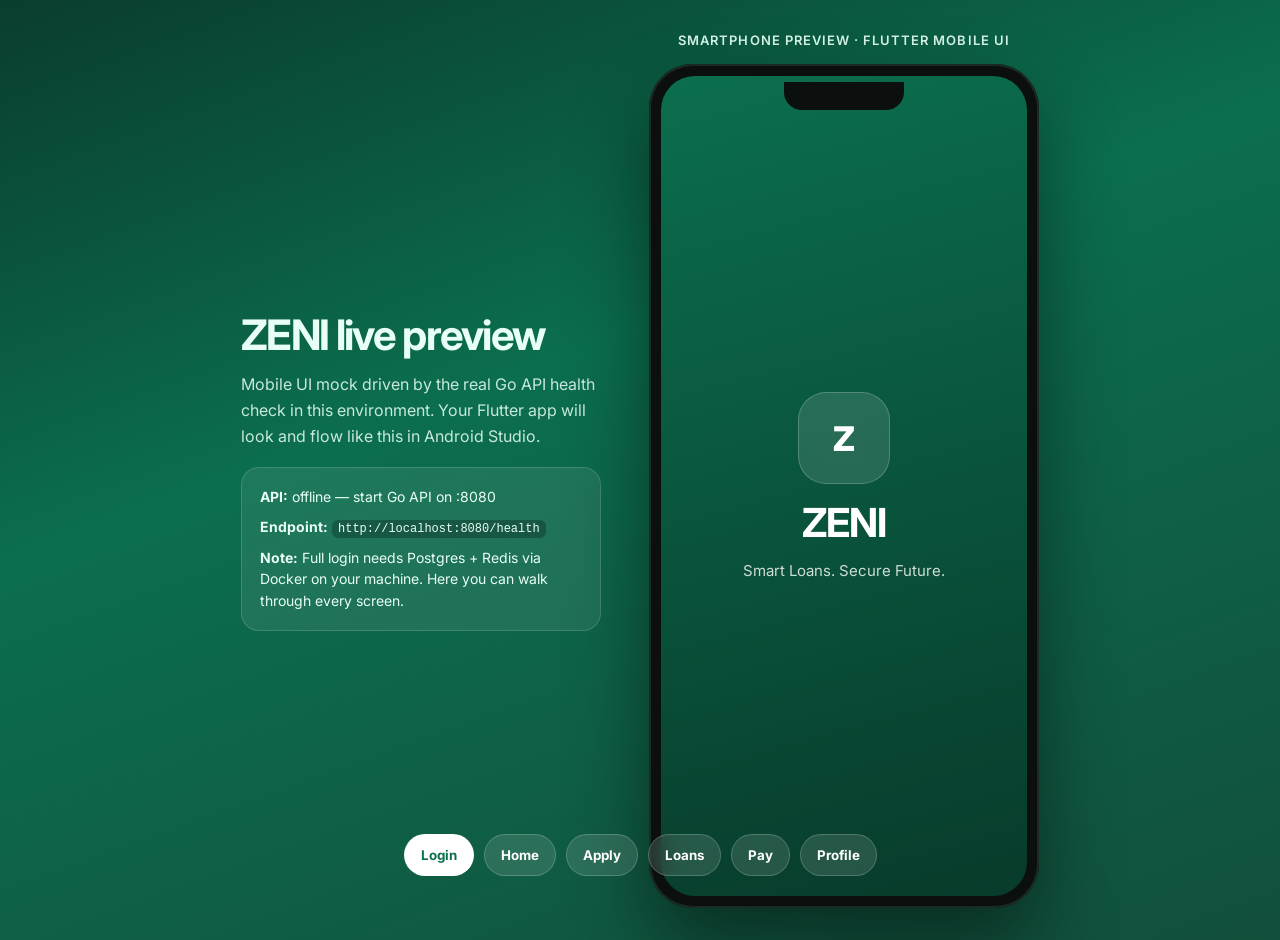
<file: zeni/preview/index.html>
<!DOCTYPE html>
<html lang="en">
<head>
<meta charset="UTF-8" />
<meta name="viewport" content="width=device-width, initial-scale=1, maximum-scale=1" />
<title>ZENI — Live Preview</title>
<link rel="preconnect" href="https://fonts.googleapis.com" />
<link href="https://fonts.googleapis.com/css2?family=Inter:wght@400;500;600;700;800&display=swap" rel="stylesheet" />
<style>
  :root {
    --green: #0B6E4F;
    --green-dark: #085540;
    --green-soft: #E6F4EF;
    --mint: #14B87A;
    --bg: #F4F7F6;
    --card: #FFFFFF;
    --text: #0F1F1A;
    --muted: #5B6B65;
    --line: #E2EAE6;
    --danger: #D64545;
    --shadow: 0 12px 40px rgba(11, 110, 79, 0.12);
  }
  * { box-sizing: border-box; margin: 0; padding: 0; }
  body {
    font-family: Inter, system-ui, sans-serif;
    background: linear-gradient(160deg, #0a3d2e 0%, #0B6E4F 40%, #124f3c 100%);
    min-height: 100vh;
    display: flex;
    align-items: center;
    justify-content: center;
    gap: 48px;
    padding: 32px 16px;
    color: var(--text);
  }
  .stage {
    display: flex;
    flex-direction: column;
    align-items: center;
    gap: 16px;
  }
  .label {
    color: #d7f5e9;
    font-size: 13px;
    font-weight: 600;
    letter-spacing: 0.08em;
    text-transform: uppercase;
  }
  .phone {
    width: 390px;
    height: 844px;
    background: #0b0f0e;
    border-radius: 44px;
    padding: 12px;
    box-shadow: 0 40px 80px rgba(0,0,0,.45), inset 0 0 0 2px #1c2a25;
    position: relative;
  }
  .phone::before {
    content: "";
    position: absolute;
    top: 18px; left: 50%;
    transform: translateX(-50%);
    width: 120px; height: 28px;
    background: #0b0f0e;
    border-radius: 0 0 18px 18px;
    z-index: 5;
  }
  .screen {
    width: 100%;
    height: 100%;
    background: var(--bg);
    border-radius: 34px;
    overflow: hidden;
    position: relative;
  }
  .view { display: none; height: 100%; flex-direction: column; }
  .view.active { display: flex; }

  /* splash */
  #splash {
    background: linear-gradient(165deg, #0B6E4F, #083b2b);
    color: white;
    align-items: center;
    justify-content: center;
    gap: 14px;
  }
  .logo-mark {
    width: 92px; height: 92px;
    border-radius: 28px;
    background: rgba(255,255,255,.12);
    display: grid; place-items: center;
    font-weight: 800; font-size: 34px;
    backdrop-filter: blur(8px);
    border: 1px solid rgba(255,255,255,.2);
  }
  #splash h1 { font-size: 40px; letter-spacing: -0.03em; }
  #splash p { opacity: .8; font-size: 15px; }

  /* common chrome */
  .status {
    height: 48px;
    padding: 14px 24px 0;
    display: flex; justify-content: space-between;
    font-size: 12px; font-weight: 600; color: #1a2b24;
  }
  .content { flex: 1; overflow-y: auto; padding: 8px 22px 24px; }
  .bottom-nav {
    height: 72px;
    border-top: 1px solid var(--line);
    background: white;
    display: grid;
    grid-template-columns: repeat(4, 1fr);
    padding-bottom: 10px;
  }
  .nav-item {
    border: 0; background: none; color: var(--muted);
    font-size: 11px; font-weight: 600;
    display: flex; flex-direction: column; align-items: center; justify-content: center; gap: 4px;
    cursor: pointer;
  }
  .nav-item.active { color: var(--green); }
  .nav-item .ico { font-size: 18px; }

  h2 { font-size: 28px; letter-spacing: -0.03em; margin-bottom: 6px; }
  .sub { color: var(--muted); font-size: 15px; margin-bottom: 28px; }
  label { display:block; font-size: 13px; font-weight: 600; margin-bottom: 8px; color: #243830; }
  .field {
    width: 100%; border: 1.5px solid var(--line); border-radius: 14px;
    padding: 16px 14px; font-size: 16px; margin-bottom: 16px; background: white;
    outline: none; font-family: inherit;
  }
  .field:focus { border-color: var(--green); box-shadow: 0 0 0 4px rgba(11,110,79,.12); }
  .btn {
    width: 100%; border: 0; border-radius: 16px; padding: 16px;
    background: var(--green); color: white; font-weight: 700; font-size: 16px;
    cursor: pointer; font-family: inherit;
  }
  .btn:hover { background: var(--green-dark); }
  .btn.secondary { background: var(--green-soft); color: var(--green); }
  .btn.ghost { background: transparent; color: var(--green); }
  .link { text-align: center; margin-top: 18px; color: var(--green); font-weight: 600; font-size: 14px; cursor: pointer; }
  .api-pill {
    display: inline-flex; align-items: center; gap: 8px;
    background: var(--green-soft); color: var(--green); border-radius: 999px;
    padding: 8px 12px; font-size: 12px; font-weight: 700; margin-bottom: 18px;
  }
  .dot { width: 8px; height: 8px; border-radius: 50%; background: #aaa; }
  .dot.ok { background: #16a34a; box-shadow: 0 0 0 4px rgba(22,163,74,.15); }
  .dot.bad { background: var(--danger); }

  .hero-card {
    background: linear-gradient(135deg, #0B6E4F, #14B87A);
    color: white; border-radius: 24px; padding: 22px;
    box-shadow: var(--shadow); margin-bottom: 18px;
  }
  .hero-card .kicker { opacity: .85; font-size: 13px; font-weight: 600; }
  .hero-card .amt { font-size: 36px; font-weight: 800; letter-spacing: -0.03em; margin: 6px 0 14px; }
  .hero-actions { display: grid; grid-template-columns: 1fr 1fr; gap: 10px; }
  .hero-actions button {
    border: 0; border-radius: 12px; padding: 12px; font-weight: 700;
    font-family: inherit; cursor: pointer;
  }
  .hero-actions .primary { background: white; color: var(--green); }
  .hero-actions .soft { background: rgba(255,255,255,.18); color: white; }

  .section-title {
    display: flex; justify-content: space-between; align-items: center;
    margin: 8px 0 12px; font-weight: 700;
  }
  .section-title span { color: var(--green); font-size: 13px; cursor: pointer; }
  .loan-list { display: flex; flex-direction: column; gap: 12px; }
  .loan-card {
    background: white; border-radius: 18px; padding: 16px;
    border: 1px solid var(--line); display: flex; justify-content: space-between; gap: 12px;
  }
  .loan-card h4 { font-size: 16px; margin-bottom: 4px; }
  .loan-card p { color: var(--muted); font-size: 13px; }
  .badge {
    align-self: start; font-size: 11px; font-weight: 700;
    padding: 4px 8px; border-radius: 999px; background: #FEF3C7; color: #B45309;
  }
  .badge.active { background: var(--green-soft); color: var(--green); }
  .badge.paid { background: #E8EEF9; color: #3557A0; }

  .quick {
    display: grid; grid-template-columns: repeat(4, 1fr); gap: 10px; margin-bottom: 8px;
  }
  .quick button {
    border: 0; background: white; border-radius: 16px; padding: 14px 6px;
    border: 1px solid var(--line); font-weight: 600; font-size: 11px; color: var(--text);
    cursor: pointer; font-family: inherit;
  }
  .quick .qico {
    width: 36px; height: 36px; border-radius: 12px; margin: 0 auto 8px;
    display: grid; place-items: center; background: var(--green-soft); color: var(--green); font-size: 16px;
  }

  .toolbar {
    position: fixed; left: 24px; bottom: 24px; right: 24px;
    display: flex; justify-content: center; gap: 10px; flex-wrap: wrap; z-index: 20;
  }
  .toolbar button {
    border: 0; border-radius: 999px; padding: 12px 16px;
    background: rgba(255,255,255,.12); color: white; font-weight: 700;
    backdrop-filter: blur(10px); border: 1px solid rgba(255,255,255,.2);
    cursor: pointer; font-family: inherit;
  }
  .toolbar button.active { background: white; color: var(--green); }

  .side {
    max-width: 360px; color: #e8fff6;
  }
  .side h1 { font-size: 42px; letter-spacing: -0.04em; margin-bottom: 12px; }
  .side p { opacity: .85; line-height: 1.6; margin-bottom: 18px; }
  .side .box {
    background: rgba(255,255,255,.08); border: 1px solid rgba(255,255,255,.15);
    border-radius: 18px; padding: 18px; font-size: 14px; line-height: 1.55;
  }
  .side code {
    background: rgba(0,0,0,.25); padding: 2px 6px; border-radius: 6px; font-size: 12px;
  }
  .err { color: var(--danger); font-size: 13px; min-height: 18px; margin-bottom: 8px; }
  .toast {
    position: absolute; left: 16px; right: 16px; bottom: 88px;
    background: #12352a; color: white; border-radius: 14px; padding: 14px 16px;
    font-size: 13px; display: none; z-index: 8;
  }
  .apply-amt { font-size: 42px; font-weight: 800; text-align: center; margin: 18px 0 8px; color: var(--green); }
  .chips { display: flex; flex-wrap: wrap; gap: 8px; margin-bottom: 18px; justify-content: center; }
  .chips button {
    border: 1px solid var(--line); background: white; border-radius: 999px;
    padding: 10px 14px; font-weight: 700; cursor: pointer; font-family: inherit;
  }
  .chips button.on { background: var(--green); color: white; border-color: var(--green); }
  @media (max-width: 980px) {
    body { flex-direction: column; }
    .side { text-align: center; }
  }
</style>
</head>
<body>
  <div class="side">
    <h1>ZENI live preview</h1>
    <p>Mobile UI mock driven by the real Go API health check in this environment. Your Flutter app will look and flow like this in Android Studio.</p>
    <div class="box">
      <div><strong>API:</strong> <span id="apiStatusText">checking…</span></div>
      <div style="margin-top:8px"><strong>Endpoint:</strong> <code id="apiUrl">http://localhost:8080/health</code></div>
      <div style="margin-top:8px"><strong>Note:</strong> Full login needs Postgres + Redis via Docker on your machine. Here you can walk through every screen.</div>
    </div>
  </div>

  <div class="stage">
    <div class="label">Smartphone preview · Flutter mobile UI</div>
    <div class="phone">
      <div class="screen">
        <div id="toast" class="toast"></div>

        <!-- SPLASH -->
        <div class="view active" id="splash">
          <div class="logo-mark">Z</div>
          <h1>ZENI</h1>
          <p>Smart Loans. Secure Future.</p>
        </div>

        <!-- LOGIN -->
        <div class="view" id="login">
          <div class="status"><span>9:41</span><span>LTE ●</span></div>
          <div class="content" style="padding-top:28px">
            <div class="api-pill"><span class="dot" id="apiDot"></span> <span id="apiPillText">API offline</span></div>
            <h2>Welcome back</h2>
            <p class="sub">Sign in to ZENI</p>
            <label>Phone Number</label>
            <input class="field" id="phone" value="0712345678" placeholder="0712 345 678" />
            <label>Password</label>
            <input class="field" id="password" type="password" value="Str0ngPass!" placeholder="••••••••" />
            <div class="err" id="loginErr"></div>
            <button class="btn" onclick="tryLogin()">Sign In</button>
            <div class="link" onclick="show('register')">Don't have an account? Register</div>
            <button class="btn ghost" style="margin-top:8px" onclick="demoEnter()">Enter demo home</button>
          </div>
        </div>

        <!-- REGISTER -->
        <div class="view" id="register">
          <div class="status"><span>9:41</span><span>LTE ●</span></div>
          <div class="content" style="padding-top:28px">
            <h2>Create account</h2>
            <p class="sub">Borrow smarter with ZENI</p>
            <label>Full name</label>
            <input class="field" placeholder="Amina Wanjiku" />
            <label>Phone Number</label>
            <input class="field" placeholder="0712 345 678" />
            <label>Password</label>
            <input class="field" type="password" placeholder="Min 8 characters" />
            <button class="btn" onclick="show('otp')">Continue</button>
            <div class="link" onclick="show('login')">Already have an account? Sign in</div>
          </div>
        </div>

        <!-- OTP -->
        <div class="view" id="otp">
          <div class="status"><span>9:41</span><span>LTE ●</span></div>
          <div class="content" style="padding-top:40px">
            <h2>Verify phone</h2>
            <p class="sub">Enter the 6-digit code sent to your M-Pesa number</p>
            <input class="field" maxlength="6" placeholder="• • • • • •" style="letter-spacing:12px;text-align:center;font-size:24px;font-weight:700" />
            <button class="btn" onclick="show('home')">Verify & continue</button>
            <div class="link">Resend code in 0:28</div>
          </div>
        </div>

        <!-- HOME -->
        <div class="view" id="home">
          <div class="status"><span>9:41</span><span>LTE ●</span></div>
          <div class="content">
            <div style="display:flex;justify-content:space-between;align-items:center;margin:8px 0 16px">
              <div>
                <div style="color:var(--muted);font-size:13px;font-weight:600">Habari, Amina</div>
                <div style="font-size:20px;font-weight:800">Your limit is ready</div>
              </div>
              <div style="width:40px;height:40px;border-radius:14px;background:var(--green-soft);display:grid;place-items:center;font-weight:800;color:var(--green)">A</div>
            </div>

            <div class="hero-card">
              <div class="kicker">Available credit · KES</div>
              <div class="amt">15,000</div>
              <div class="hero-actions">
                <button class="primary" onclick="show('apply')">Get loan</button>
                <button class="soft" onclick="show('payments')">Repay</button>
              </div>
            </div>

            <div class="quick">
              <button onclick="show('apply')"><div class="qico">💸</div>Borrow</button>
              <button onclick="show('payments')"><div class="qico">📱</div>M-Pesa</button>
              <button onclick="show('kyc')"><div class="qico">🪪</div>KYC</button>
              <button onclick="toast('Support chat opens in the Flutter app')"><div class="qico">💬</div>Help</button>
            </div>

            <div class="section-title">Recent loans <span onclick="show('loans')">See all</span></div>
            <div class="loan-list">
              <div class="loan-card">
                <div>
                  <h4>KES 10,000</h4>
                  <p>Due 12 Aug · 15% p.a.</p>
                </div>
                <span class="badge active">Active</span>
              </div>
              <div class="loan-card">
                <div>
                  <h4>KES 5,000</h4>
                  <p>Cleared 3 Jul · On time</p>
                </div>
                <span class="badge paid">Paid</span>
              </div>
            </div>
          </div>
          <div class="bottom-nav">
            <button class="nav-item active" onclick="show('home')"><span class="ico">🏠</span>Home</button>
            <button class="nav-item" onclick="show('loans')"><span class="ico">📄</span>Loans</button>
            <button class="nav-item" onclick="show('payments')"><span class="ico">💳</span>Pay</button>
            <button class="nav-item" onclick="show('profile')"><span class="ico">👤</span>Me</button>
          </div>
        </div>

        <!-- APPLY -->
        <div class="view" id="apply">
          <div class="status"><span>9:41</span><span>LTE ●</span></div>
          <div class="content" style="padding-top:20px">
            <div class="link" style="text-align:left;margin:0 0 12px" onclick="show('home')">← Back</div>
            <h2>Apply for a loan</h2>
            <p class="sub">Ladder: 5k → 35k based on repayment history</p>
            <div class="apply-amt" id="amtLabel">KES 10,000</div>
            <div class="chips">
              <button class="on" onclick="setAmt(this,10000)">10,000</button>
              <button onclick="setAmt(this,15000)">15,000</button>
              <button onclick="setAmt(this,20000)">20,000</button>
              <button onclick="setAmt(this,25000)">25,000</button>
            </div>
            <label>Duration</label>
            <select class="field">
              <option>14 days</option>
              <option selected>30 days</option>
              <option>60 days</option>
            </select>
            <label>Purpose</label>
            <input class="field" value="Business stock" />
            <button class="btn" onclick="toast('Application submitted · status: pending (fraud score: allow)'); show('loans')">Submit application</button>
          </div>
        </div>

        <!-- LOANS -->
        <div class="view" id="loans">
          <div class="status"><span>9:41</span><span>LTE ●</span></div>
          <div class="content" style="padding-top:20px">
            <h2>My loans</h2>
            <p class="sub">Track active balances and history</p>
            <div class="loan-list">
              <div class="loan-card">
                <div>
                  <h4>KES 10,000</h4>
                  <p>Outstanding KES 11,150 · Due 12 Aug</p>
                </div>
                <span class="badge active">Active</span>
              </div>
              <div class="loan-card">
                <div>
                  <h4>KES 15,000</h4>
                  <p>Pending approval</p>
                </div>
                <span class="badge">Pending</span>
              </div>
              <div class="loan-card">
                <div>
                  <h4>KES 5,000</h4>
                  <p>Completed · pure on-time record</p>
                </div>
                <span class="badge paid">Paid</span>
              </div>
            </div>
          </div>
          <div class="bottom-nav">
            <button class="nav-item" onclick="show('home')"><span class="ico">🏠</span>Home</button>
            <button class="nav-item active" onclick="show('loans')"><span class="ico">📄</span>Loans</button>
            <button class="nav-item" onclick="show('payments')"><span class="ico">💳</span>Pay</button>
            <button class="nav-item" onclick="show('profile')"><span class="ico">👤</span>Me</button>
          </div>
        </div>

        <!-- PAYMENTS -->
        <div class="view" id="payments">
          <div class="status"><span>9:41</span><span>LTE ●</span></div>
          <div class="content" style="padding-top:20px">
            <h2>Repay with M-Pesa</h2>
            <p class="sub">STK Push to your registered number</p>
            <div class="hero-card" style="background:linear-gradient(135deg,#12352a,#0B6E4F)">
              <div class="kicker">Amount due</div>
              <div class="amt">KES 11,150</div>
            </div>
            <label>Pay amount</label>
            <input class="field" value="11150" />
            <label>M-Pesa phone</label>
            <input class="field" value="0712345678" />
            <button class="btn" onclick="toast('STK Push initiated · check your phone (needs Daraja keys in production)')">Pay now</button>
          </div>
          <div class="bottom-nav">
            <button class="nav-item" onclick="show('home')"><span class="ico">🏠</span>Home</button>
            <button class="nav-item" onclick="show('loans')"><span class="ico">📄</span>Loans</button>
            <button class="nav-item active" onclick="show('payments')"><span class="ico">💳</span>Pay</button>
            <button class="nav-item" onclick="show('profile')"><span class="ico">👤</span>Me</button>
          </div>
        </div>

        <!-- KYC -->
        <div class="view" id="kyc">
          <div class="status"><span>9:41</span><span>LTE ●</span></div>
          <div class="content" style="padding-top:20px">
            <div class="link" style="text-align:left;margin:0 0 12px" onclick="show('home')">← Back</div>
            <h2>Verify identity</h2>
            <p class="sub">National ID + selfie for higher limits</p>
            <div class="loan-card" style="margin-bottom:12px"><div><h4>National ID front</h4><p>Tap to capture</p></div><span class="badge paid">Ready</span></div>
            <div class="loan-card" style="margin-bottom:12px"><div><h4>National ID back</h4><p>Tap to capture</p></div><span class="badge">Needed</span></div>
            <div class="loan-card" style="margin-bottom:18px"><div><h4>Selfie liveness</h4><p>Face match check</p></div><span class="badge">Needed</span></div>
            <button class="btn" onclick="toast('KYC package queued for review'); show('profile')">Submit KYC</button>
          </div>
        </div>

        <!-- PROFILE -->
        <div class="view" id="profile">
          <div class="status"><span>9:41</span><span>LTE ●</span></div>
          <div class="content" style="padding-top:20px">
            <h2>Profile</h2>
            <p class="sub">Amina Wanjiku · 0712 345 678</p>
            <div class="loan-list">
              <div class="loan-card"><div><h4>Credit score</h4><p>Tier C · limit KES 15,000</p></div><span class="badge active">650</span></div>
              <div class="loan-card" onclick="show('kyc')" style="cursor:pointer"><div><h4>KYC status</h4><p>In progress</p></div><span class="badge">Review</span></div>
              <div class="loan-card"><div><h4>Security</h4><p>Change password · biometrics</p></div></div>
              <div class="loan-card"><div><h4>Support</h4><p>WhatsApp · in-app chat</p></div></div>
            </div>
            <button class="btn secondary" style="margin-top:18px" onclick="show('login')">Sign out</button>
          </div>
          <div class="bottom-nav">
            <button class="nav-item" onclick="show('home')"><span class="ico">🏠</span>Home</button>
            <button class="nav-item" onclick="show('loans')"><span class="ico">📄</span>Loans</button>
            <button class="nav-item" onclick="show('payments')"><span class="ico">💳</span>Pay</button>
            <button class="nav-item active" onclick="show('profile')"><span class="ico">👤</span>Me</button>
          </div>
        </div>
      </div>
    </div>
  </div>

  <div class="toolbar">
    <button class="active" data-v="login" onclick="show('login')">Login</button>
    <button data-v="home" onclick="show('home')">Home</button>
    <button data-v="apply" onclick="show('apply')">Apply</button>
    <button data-v="loans" onclick="show('loans')">Loans</button>
    <button data-v="payments" onclick="show('payments')">Pay</button>
    <button data-v="profile" onclick="show('profile')">Profile</button>
  </div>

<script>
  const API = 'http://127.0.0.1:8080';

  function show(id) {
    document.querySelectorAll('.view').forEach(v => v.classList.remove('active'));
    document.getElementById(id).classList.add('active');
    document.querySelectorAll('.toolbar button').forEach(b => {
      b.classList.toggle('active', b.dataset.v === id);
    });
  }

  function demoEnter() { show('home'); toast('Demo mode — UI only until DB is up'); }

  function setAmt(el, n) {
    document.querySelectorAll('.chips button').forEach(b => b.classList.remove('on'));
    el.classList.add('on');
    document.getElementById('amtLabel').textContent = 'KES ' + n.toLocaleString();
  }

  function toast(msg) {
    const t = document.getElementById('toast');
    t.textContent = msg;
    t.style.display = 'block';
    setTimeout(() => t.style.display = 'none', 2800);
  }

  async function ping() {
    const dot = document.getElementById('apiDot');
    const pill = document.getElementById('apiPillText');
    const text = document.getElementById('apiStatusText');
    try {
      const r = await fetch(API + '/health', { cache: 'no-store' });
      const j = await r.json();
      if (j.status === 'ok') {
        dot.className = 'dot ok';
        pill.textContent = 'API online · ' + (j.service || 'zeni-api');
        text.textContent = 'online (' + JSON.stringify(j) + ')';
        return true;
      }
      throw new Error('bad');
    } catch (e) {
      dot.className = 'dot bad';
      pill.textContent = 'API unreachable';
      text.textContent = 'offline — start Go API on :8080';
      return false;
    }
  }

  async function tryLogin() {
    document.getElementById('loginErr').textContent = '';
    const ok = await ping();
    if (!ok) {
      document.getElementById('loginErr').textContent = 'API is down. Using demo home instead.';
      setTimeout(() => show('home'), 700);
      return;
    }
    // Attempt real login — may fail without DB
    try {
      const res = await fetch(API + '/api/v1/auth/login', {
        method: 'POST',
        headers: { 'Content-Type': 'application/json' },
        body: JSON.stringify({
          phone: document.getElementById('phone').value,
          password: document.getElementById('password').value
        })
      });
      if (res.ok) {
        toast('Login succeeded');
        show('home');
      } else {
        const body = await res.text();
        document.getElementById('loginErr').textContent = 'API responded but auth needs Postgres. Entering demo.';
        toast('Auth needs DB — demo home unlocked');
        setTimeout(() => show('home'), 900);
      }
    } catch (e) {
      document.getElementById('loginErr').textContent = 'Network error — demo unlocked';
      show('home');
    }
  }

  // Splash → login
  setTimeout(() => show('login'), 1400);
  ping();
  setInterval(ping, 5000);
</script>
</body>
</html>
</file>
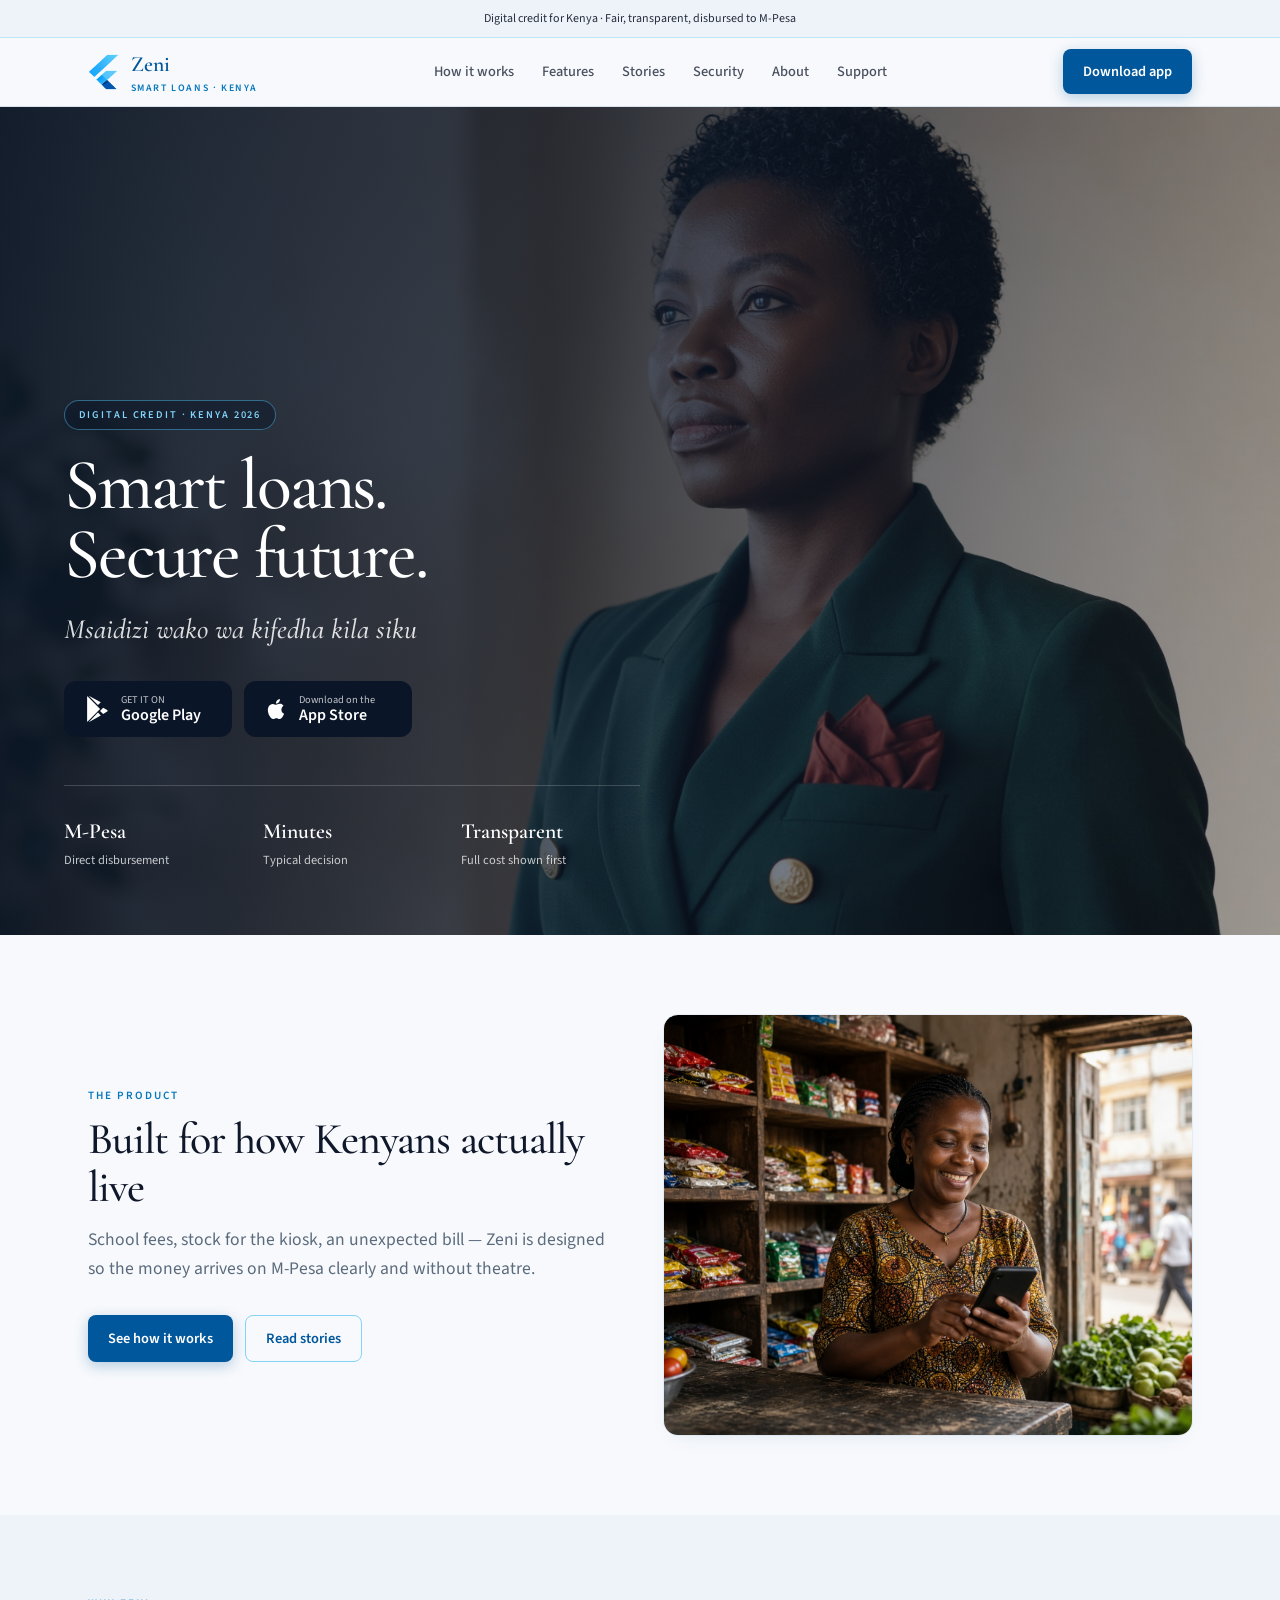
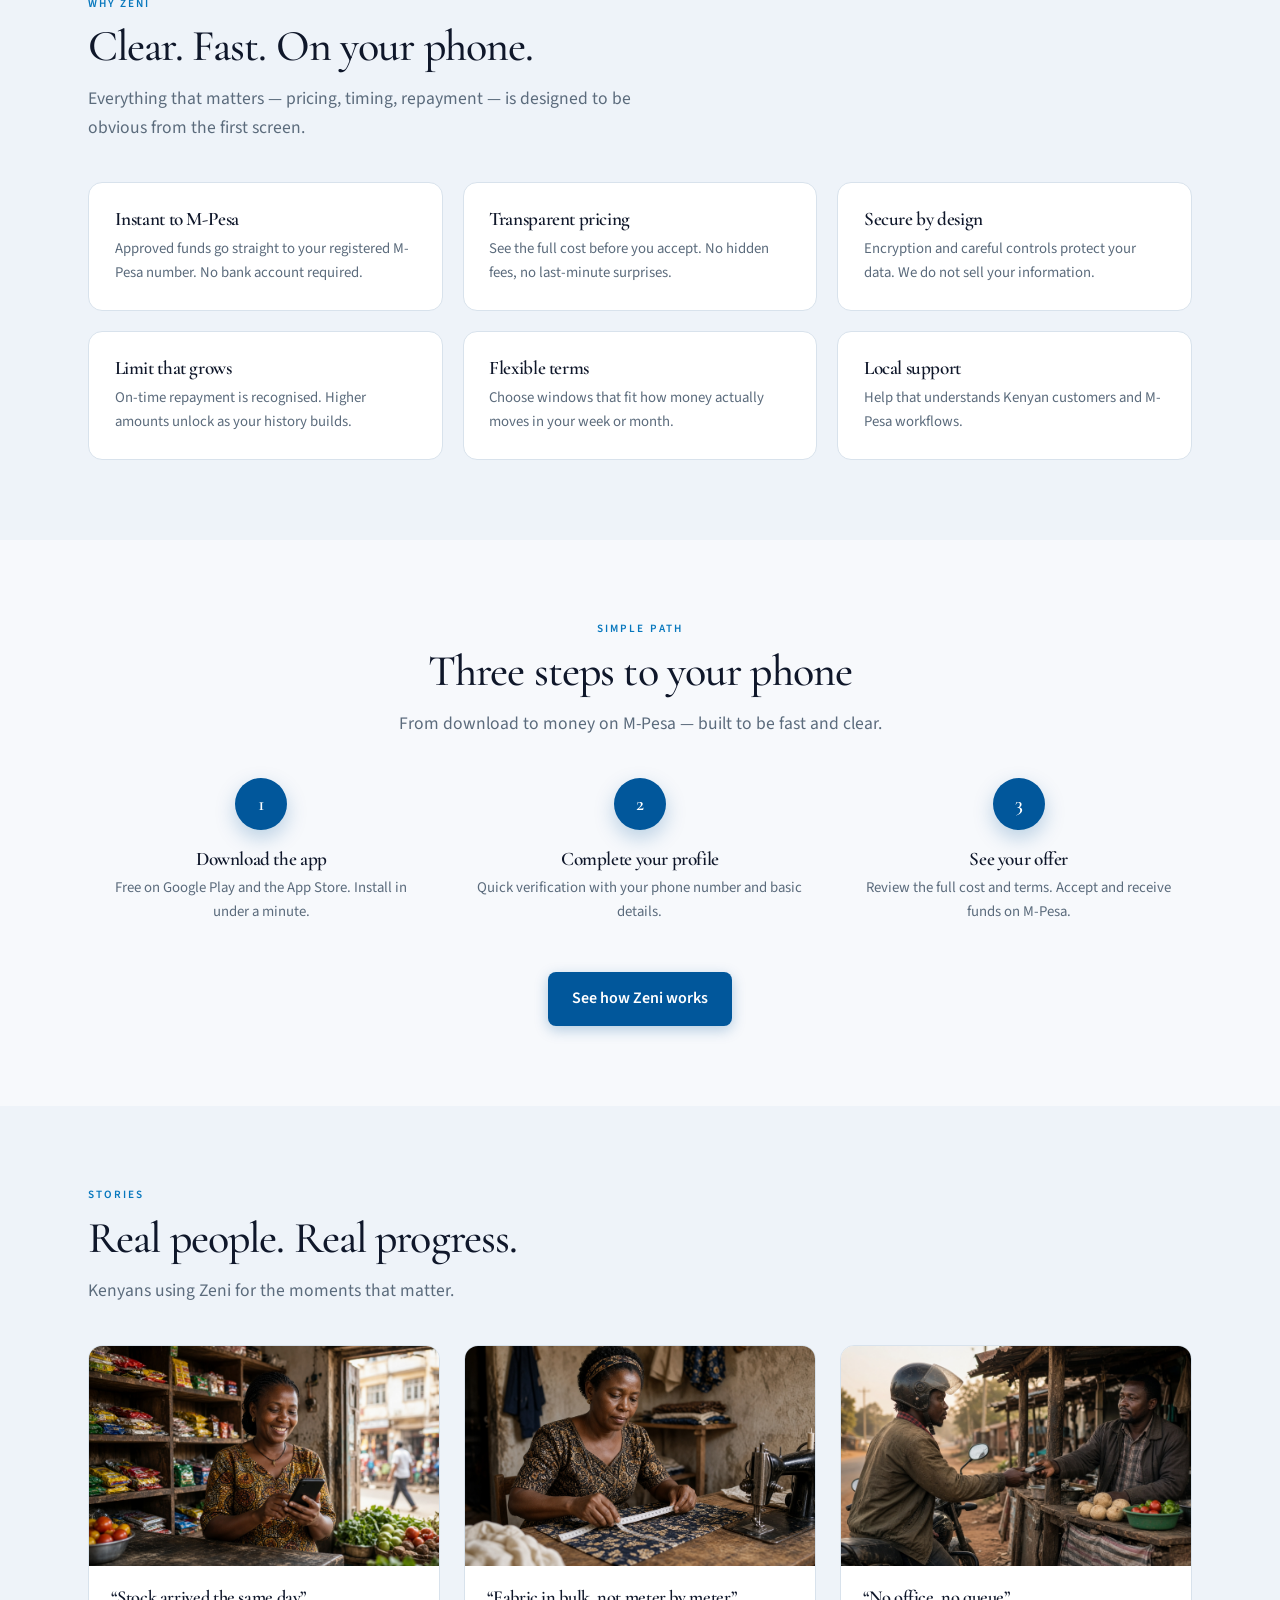
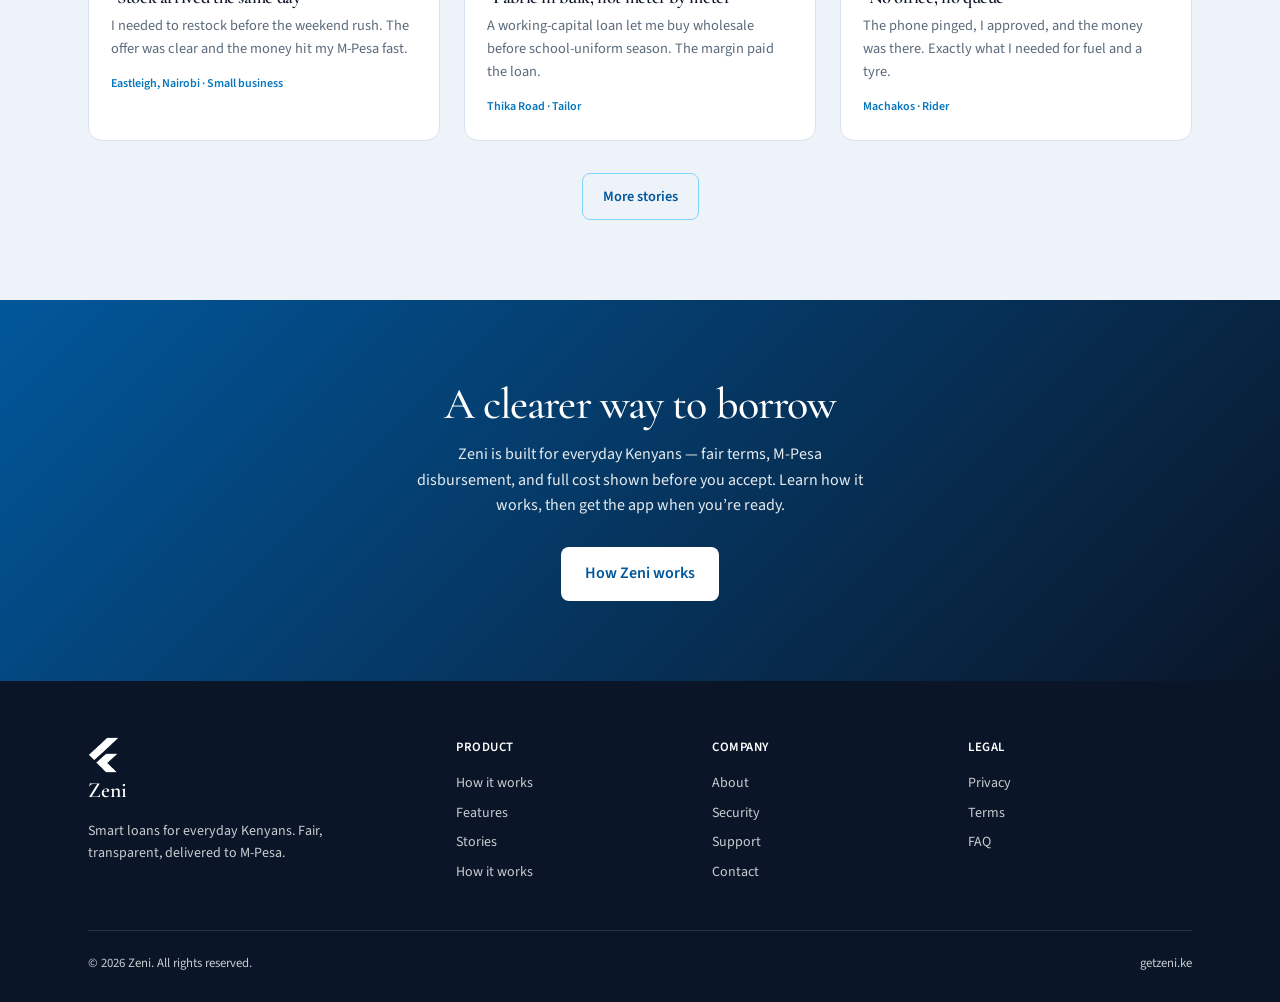
<file: zeni/website/index.html>
<!DOCTYPE html>
<html lang="en">
<head>
  <meta charset="UTF-8" />
  <meta name="viewport" content="width=device-width, initial-scale=1.0" />
  <title>Zeni — Smart Loans. Secure Future. | Download the Zeni App Kenya</title>
  <meta name="description" content="Zeni is Kenya’s digital lending app. Fair, transparent loans disbursed to M-Pesa. Download free on Google Play and the App Store." />
  <meta name="keywords" content="Zeni, Zeni Kenya, Zeni app, Zeni loan, download Zeni, Zeni M-Pesa, mobile loans Kenya" />
  <meta name="robots" content="index, follow, max-image-preview:large" />
  <link rel="canonical" href="https://getzeni.ke/" />
  <meta property="og:type" content="website" />
  <meta property="og:site_name" content="Zeni" />
  <meta property="og:url" content="https://getzeni.ke/" />
  <meta property="og:title" content="Zeni — Smart Loans. Secure Future." />
  <meta property="og:description" content="Download the Zeni app. Fair loans for everyday Kenyans — to M-Pesa." />
  <meta property="og:image" content="https://getzeni.ke/assets/photos/hero.jpg" />
  <meta property="og:locale" content="en_KE" />
  <meta name="twitter:card" content="summary_large_image" />
  <meta name="theme-color" content="#01579B" />
  <link rel="icon" type="image/png" href="assets/favicon.png" />
  <link rel="apple-touch-icon" href="assets/Icon-512.png" />
  <link rel="preconnect" href="https://fonts.googleapis.com" />
  <link rel="preconnect" href="https://fonts.gstatic.com" crossorigin />
  <link href="https://fonts.googleapis.com/css2?family=Cormorant+Garamond:ital,wght@0,500;0,600;0,700;1,500;1,600&family=Source+Sans+3:wght@400;500;600;700&display=swap" rel="stylesheet" />
  <style>
/* Zeni — Editorial marketing site matching reference craft
   Colours: official Zeni blues. CTAs: Download only.
*/
:root {
  --blue-50:  #E1F5FE;
  --blue-100: #B3E5FC;
  --blue-200: #81D4FA;
  --blue-300: #54C5F8;
  --blue-400: #29B6F6;
  --blue-500: #0777BD;
  --blue-600: #01579B;
  --blue-700: #014A82;
  --blue-800: #013A66;
  --blue-900: #0A1628;
  --paper: #F7F9FC;
  --paper-2: #EEF3F9;
  --ink: #0F172A;
  --muted: #5B6B7C;
  --line: #D8E2EC;
  --white: #FFFFFF;
  --radius-md: 8px;
  --radius-lg: 14px;
  --font-display: "Cormorant Garamond", Georgia, serif;
  --font-sans: "Source Sans 3", "Inter", system-ui, sans-serif;
  --shadow: 0 0 0 1px rgb(1 87 155 / 0.06), 0 8px 24px -12px rgb(1 87 155 / 0.14);
}
*, *::before, *::after { box-sizing: border-box; margin: 0; padding: 0; }
html { scroll-behavior: smooth; -webkit-font-smoothing: antialiased; }
body { font-family: var(--font-sans); background: var(--paper); color: var(--ink); line-height: 1.6; }
img { max-width: 100%; display: block; }
a { color: inherit; text-decoration: none; }
ul { list-style: none; }
h1, h2, h3 { font-family: var(--font-display); font-weight: 600; letter-spacing: -0.02em; line-height: 1.1; }
.container { width: 100%; max-width: 72rem; margin: 0 auto; padding: 0 1.25rem; }
@media (min-width: 640px) { .container { padding: 0 1.5rem; } }

.announce {
  background: var(--paper-2);
  border-bottom: 1px solid color-mix(in srgb, var(--blue-400) 28%, transparent);
  text-align: center;
  font-size: 0.75rem;
  color: var(--ink);
  padding: 0.55rem 1rem;
  opacity: 0.9;
}

.nav {
  position: sticky; top: 0; z-index: 50;
  background: color-mix(in srgb, var(--paper) 92%, transparent);
  backdrop-filter: blur(14px);
  border-bottom: 1px solid var(--line);
}
.nav-inner { display: flex; align-items: center; justify-content: space-between; height: 4.25rem; gap: 1rem; }
.logo { display: flex; align-items: center; gap: 0.75rem; }
.logo img { height: 36px; width: auto; }
.logo-text { font-family: var(--font-display); font-size: 1.35rem; font-weight: 600; color: var(--blue-600); }
.logo-sub { display: none; font-size: 0.62rem; font-weight: 600; letter-spacing: 0.16em; text-transform: uppercase; color: var(--blue-500); }
@media (min-width: 640px) { .logo-sub { display: block; } }
.nav-links { display: none; align-items: center; gap: 1.75rem; }
.nav-links a { font-size: 0.9rem; font-weight: 500; color: color-mix(in srgb, var(--ink) 75%, transparent); transition: color 0.15s; }
.nav-links a:hover { color: var(--ink); }
@media (min-width: 960px) { .nav-links { display: flex; } }
.nav-cta .btn { display: none; }
@media (min-width: 640px) { .nav-cta .btn { display: inline-flex; } }
.nav-toggle { display: grid; place-items: center; width: 2.75rem; height: 2.75rem; background: none; border: none; cursor: pointer; }
.nav-toggle span { display: block; width: 1.25rem; height: 2px; background: var(--ink); margin: 3px 0; }
@media (min-width: 960px) { .nav-toggle { display: none; } }
.nav.open .nav-links {
  display: flex; flex-direction: column; position: absolute;
  top: 4.25rem; left: 0; right: 0; background: var(--paper);
  padding: 1.25rem 1.5rem 1.5rem; border-bottom: 1px solid var(--line); gap: 1rem;
}

.btn {
  display: inline-flex; align-items: center; justify-content: center; gap: 0.5rem;
  font-weight: 600; font-size: 0.9rem; padding: 0.7rem 1.25rem;
  border-radius: var(--radius-md); transition: all 0.18s ease; white-space: nowrap; border: none; cursor: pointer;
}
.btn-primary { background: var(--blue-600); color: white; box-shadow: 0 4px 14px rgb(1 87 155 / 0.28); }
.btn-primary:hover { background: var(--blue-700); transform: translateY(-1px); }
.btn-outline { background: transparent; color: white; border: 1.5px solid color-mix(in srgb, white 45%, transparent); }
.btn-outline:hover { background: color-mix(in srgb, white 12%, transparent); border-color: white; }
.btn-outline-dark { background: transparent; color: var(--blue-600); border: 1.5px solid var(--blue-200); }
.btn-outline-dark:hover { background: var(--blue-50); border-color: var(--blue-400); }
.btn-lg { padding: 0.9rem 1.5rem; font-size: 1rem; }

.store-badge {
  display: inline-flex; align-items: center; gap: 0.7rem;
  background: var(--blue-900); color: white; padding: 0.8rem 1.25rem;
  border-radius: 12px; transition: transform 0.18s, box-shadow 0.18s; min-width: 168px;
}
.store-badge:hover { transform: translateY(-2px); box-shadow: 0 10px 28px rgb(10 22 40 / 0.28); }
.store-badge .label { font-size: 0.65rem; opacity: 0.75; line-height: 1.15; }
.store-badge .store { font-size: 1rem; font-weight: 600; line-height: 1.15; }

.hero {
  position: relative; min-height: 92vh; overflow: hidden;
  background: var(--blue-900); color: white;
  display: flex; flex-direction: column; justify-content: flex-end;
}
.hero-bg { position: absolute; inset: 0; width: 100%; height: 100%; object-fit: cover; object-position: 70% center; }
.hero-overlay {
  position: absolute; inset: 0;
  background: linear-gradient(105deg, rgb(10 22 40 / 0.94) 0%, rgb(10 22 40 / 0.78) 42%, rgb(10 22 40 / 0.28) 100%);
}
.hero-content { position: relative; z-index: 2; padding: 7rem 0 4rem; }
.hero-badge {
  display: inline-flex; width: fit-content;
  border: 1px solid color-mix(in srgb, var(--blue-300) 45%, transparent);
  background: rgb(10 22 40 / 0.5); color: var(--blue-200);
  font-size: 0.65rem; font-weight: 600; letter-spacing: 0.18em; text-transform: uppercase;
  padding: 0.35rem 0.85rem; border-radius: 999px;
}
.hero h1 {
  margin-top: 1.35rem; max-width: 18ch;
  font-size: clamp(2.75rem, 6.5vw, 4.5rem); font-weight: 500;
  line-height: 0.95; letter-spacing: -0.03em;
}
.hero .swahili {
  margin-top: 1.15rem; max-width: 28rem;
  font-family: var(--font-display); font-size: clamp(1.35rem, 2.5vw, 1.75rem);
  font-style: italic; color: color-mix(in srgb, white 85%, transparent); font-weight: 500;
}
.hero-actions { margin-top: 1.85rem; display: flex; flex-wrap: wrap; gap: 0.75rem; }
.hero-stats {
  margin-top: 3rem; max-width: 36rem; display: grid; grid-template-columns: repeat(3, 1fr);
  gap: 1.25rem; border-top: 1px solid color-mix(in srgb, white 18%, transparent); padding-top: 1.75rem;
}
.hero-stats .n { font-family: var(--font-display); font-size: 1.35rem; font-weight: 600; }
.hero-stats .l { font-size: 0.78rem; opacity: 0.75; margin-top: 0.15rem; }

.section { padding: 5rem 0; }
.eyebrow { font-size: 0.7rem; font-weight: 600; letter-spacing: 0.18em; text-transform: uppercase; color: var(--blue-500); }
.section h2 { margin-top: 0.6rem; font-size: clamp(2rem, 4vw, 2.75rem); font-weight: 500; }
.lead { margin-top: 0.85rem; font-size: 1.1rem; color: var(--muted); max-width: 36rem; line-height: 1.65; }

.product-grid { display: grid; gap: 3rem; align-items: center; }
@media (min-width: 900px) { .product-grid { grid-template-columns: 1fr 1fr; } }
.product-grid img { width: 100%; height: 420px; object-fit: cover; border-radius: var(--radius-lg); box-shadow: var(--shadow); }

.features-grid { display: grid; gap: 1.25rem; margin-top: 2.5rem; }
@media (min-width: 700px) { .features-grid { grid-template-columns: repeat(3, 1fr); } }
.feature-card {
  background: var(--white); border: 1px solid var(--line); border-radius: var(--radius-lg);
  padding: 1.6rem; transition: box-shadow 0.2s, transform 0.2s;
}
.feature-card:hover { box-shadow: var(--shadow); transform: translateY(-2px); }
.feature-card h3 { font-size: 1.2rem; margin-bottom: 0.45rem; }
.feature-card p { font-size: 0.925rem; color: var(--muted); }

.steps { display: grid; gap: 2rem; margin-top: 2.5rem; }
@media (min-width: 700px) { .steps { grid-template-columns: repeat(3, 1fr); } }
.step { text-align: center; padding: 0 0.5rem; }
.step-num {
  width: 3.25rem; height: 3.25rem; margin: 0 auto 1.15rem; border-radius: 50%;
  background: var(--blue-600); color: white; display: grid; place-items: center;
  font-family: var(--font-display); font-size: 1.25rem; font-weight: 600;
  box-shadow: 0 8px 20px rgb(1 87 155 / 0.25);
}
.step h3 { font-size: 1.2rem; margin-bottom: 0.4rem; }
.step p { font-size: 0.925rem; color: var(--muted); }

.story-grid { display: grid; gap: 1.5rem; margin-top: 2.5rem; }
@media (min-width: 800px) { .story-grid { grid-template-columns: repeat(3, 1fr); } }
.story-card {
  background: var(--white); border: 1px solid var(--line); border-radius: var(--radius-lg);
  overflow: hidden; transition: transform 0.22s, box-shadow 0.22s;
}
.story-card:hover { transform: translateY(-4px); box-shadow: var(--shadow); }
.story-card img { width: 100%; height: 220px; object-fit: cover; }
.story-card .body { padding: 1.35rem 1.4rem 1.5rem; }
.story-card h3 { font-size: 1.15rem; margin-bottom: 0.4rem; }
.story-card p { font-size: 0.9rem; color: var(--muted); }
.story-card .meta { margin-top: 0.85rem; font-size: 0.75rem; color: var(--blue-500); font-weight: 600; }

.download-band {
  background: linear-gradient(135deg, var(--blue-600) 0%, var(--blue-900) 100%);
  color: white; text-align: center; padding: 5rem 0;
}
.download-band h2 { font-size: clamp(2rem, 4vw, 2.75rem); font-weight: 500; }
.download-band p { margin: 0.85rem auto 1.75rem; max-width: 28rem; opacity: 0.9; }
.download-band .store-row { display: flex; flex-wrap: wrap; justify-content: center; gap: 0.85rem; }

.footer { background: var(--blue-900); color: color-mix(in srgb, white 78%, transparent); padding: 3.5rem 0 1.75rem; }
.footer-grid { display: grid; gap: 2rem; margin-bottom: 2.5rem; }
@media (min-width: 700px) { .footer-grid { grid-template-columns: 1.5fr 1fr 1fr 1fr; } }
.footer .logo-text { color: white; }
.footer p { margin-top: 0.85rem; font-size: 0.875rem; max-width: 16rem; line-height: 1.55; }
.footer h4 { color: white; font-family: var(--font-sans); font-size: 0.8rem; font-weight: 600; letter-spacing: 0.04em; text-transform: uppercase; margin-bottom: 0.9rem; }
.footer a { font-size: 0.875rem; display: block; margin-bottom: 0.45rem; transition: color 0.15s; }
.footer a:hover { color: var(--blue-200); }
.footer-bottom {
  border-top: 1px solid color-mix(in srgb, white 12%, transparent);
  padding-top: 1.35rem; display: flex; flex-wrap: wrap; justify-content: space-between; gap: 0.75rem; font-size: 0.8rem;
}

.page-hero { background: var(--paper-2); padding: 4rem 0 3rem; text-align: center; border-bottom: 1px solid var(--line); }
.page-hero h1 { font-size: clamp(2.25rem, 4vw, 3.25rem); font-weight: 500; }
.page-hero .lead { margin: 0.75rem auto 0; }
.text-center { text-align: center; }
.mt-2 { margin-top: 2rem; }
.mt-3 { margin-top: 3rem; }

</style>
  <script type="application/ld+json">
  {"@context":"https://schema.org","@type":"Organization","name":"Zeni","alternateName":["Zeni Kenya","Zeni App"],"url":"https://getzeni.ke","logo":"https://getzeni.ke/assets/Icon-512.png","description":"Zeni is a digital lending platform for Kenya. Fair loans disbursed to M-Pesa."}
  </script>
  <script type="application/ld+json">
  {"@context":"https://schema.org","@type":"MobileApplication","name":"Zeni","operatingSystem":"Android, iOS","applicationCategory":"FinanceApplication","offers":{"@type":"Offer","price":"0","priceCurrency":"KES"},"description":"Zeni — Smart loans. Secure future. Download free on Google Play and the App Store.","url":"https://getzeni.ke"}
  </script>
</head>
<body>

  <div class="announce">
    Digital credit for Kenya · Fair, transparent, disbursed to M-Pesa
  </div>

  <header class="nav" id="nav">
    <div class="container nav-inner">
      <a href="index.html" class="logo">
        <img src="assets/zeni-logo-512.png" alt="Zeni" width="36" height="42" />
        <span>
          <span class="logo-text">Zeni</span>
          <span class="logo-sub">Smart loans · Kenya</span>
        </span>
      </a>
      <nav class="nav-links">
        <a href="how-it-works.html">How it works</a>
        <a href="features.html">Features</a>
        <a href="stories.html">Stories</a>
        <a href="security.html">Security</a>
        <a href="about.html">About</a>
        <a href="support.html">Support</a>
      </nav>
      <div class="nav-cta">
        <a href="how-it-works.html#get-app" class="btn btn-primary">Download app</a>
      </div>
      <button class="nav-toggle" id="navToggle" aria-label="Menu"><span></span><span></span><span></span></button>
    </div>
  </header>

  <!-- HERO — full-bleed photo, editorial -->
  <section class="hero">
    <img class="hero-bg" src="assets/photos/hero.jpg" alt="Zeni — everyday Kenyans" />
    <div class="hero-overlay"></div>
    <div class="container hero-content">
      <p class="hero-badge">Digital credit · Kenya 2026</p>
      <h1>Smart loans.<br>Secure future.</h1>
      <p class="swahili">Msaidizi wako wa kifedha kila siku</p>
      <div class="hero-actions" id="download">
        <a href="https://play.google.com/store/apps/details?id=com.zeni.app" class="store-badge" target="_blank" rel="noopener">
          <svg width="26" height="26" viewBox="0 0 24 24" fill="currentColor"><path d="M3.18 23.76c-.18-.1-.3-.28-.3-.5V.74c0-.22.12-.4.3-.5l11.66 11.76L3.18 23.76zm1.12.5l11.2-6.35-2.6-2.62L4.3 24.26zm13.4-7.58l-2.9-2.92 2.9-2.92 3.7 2.1c.5.28.5.98 0 1.26l-3.7 2.48zM4.3-.26l8.6 8.68 2.6-2.62L4.3-.26z"/></svg>
          <div><div class="label">GET IT ON</div><div class="store">Google Play</div></div>
        </a>
        <a href="https://apps.apple.com/app/zeni" class="store-badge" target="_blank" rel="noopener">
          <svg width="24" height="24" viewBox="0 0 24 24" fill="currentColor"><path d="M18.71 19.5c-.83 1.24-1.71 2.45-3.05 2.47-1.34.03-1.77-.79-3.29-.79-1.53 0-2 .77-3.27.82-1.31.05-2.3-1.32-3.14-2.53C4.25 17 2.94 12.45 4.7 9.39c.87-1.52 2.43-2.48 4.12-2.51 1.28-.02 2.5.87 3.29.87.78 0 2.26-1.07 3.81-.91.65.03 2.47.26 3.64 1.98-.09.06-2.17 1.28-2.15 3.81.03 3.02 2.65 4.03 2.68 4.04-.03.07-.42 1.44-1.38 2.83M13 3.5c.73-.83 1.94-1.46 2.94-1.5.13 1.17-.34 2.35-1.04 3.19-.69.85-1.83 1.51-2.95 1.42-.15-1.15.41-2.35 1.05-3.11z"/></svg>
          <div><div class="label">Download on the</div><div class="store">App Store</div></div>
        </a>
      </div>
      <div class="hero-stats">
        <div><div class="n">M-Pesa</div><div class="l">Direct disbursement</div></div>
        <div><div class="n">Minutes</div><div class="l">Typical decision</div></div>
        <div><div class="n">Transparent</div><div class="l">Full cost shown first</div></div>
      </div>
    </div>
  </section>

  <!-- PRODUCT -->
  <section class="section">
    <div class="container product-grid">
      <div>
        <p class="eyebrow">The product</p>
        <h2>Built for how Kenyans actually live</h2>
        <p class="lead">School fees, stock for the kiosk, an unexpected bill — Zeni is designed so the money arrives on M-Pesa clearly and without theatre.</p>
        <div class="mt-2" style="display:flex;flex-wrap:wrap;gap:0.75rem;">
          <a href="how-it-works.html" class="btn btn-primary">See how it works</a>
          <a href="stories.html" class="btn btn-outline-dark">Read stories</a>
        </div>
      </div>
      <img src="assets/photos/kiosk.jpg" alt="Kenyan kiosk and small business" />
    </div>
  </section>

  <!-- FEATURES -->
  <section class="section" style="background: var(--paper-2);">
    <div class="container">
      <p class="eyebrow">Why Zeni</p>
      <h2>Clear. Fast. On your phone.</h2>
      <p class="lead">Everything that matters — pricing, timing, repayment — is designed to be obvious from the first screen.</p>
      <div class="features-grid">
        <div class="feature-card">
          <h3>Instant to M-Pesa</h3>
          <p>Approved funds go straight to your registered M-Pesa number. No bank account required.</p>
        </div>
        <div class="feature-card">
          <h3>Transparent pricing</h3>
          <p>See the full cost before you accept. No hidden fees, no last-minute surprises.</p>
        </div>
        <div class="feature-card">
          <h3>Secure by design</h3>
          <p>Encryption and careful controls protect your data. We do not sell your information.</p>
        </div>
        <div class="feature-card">
          <h3>Limit that grows</h3>
          <p>On-time repayment is recognised. Higher amounts unlock as your history builds.</p>
        </div>
        <div class="feature-card">
          <h3>Flexible terms</h3>
          <p>Choose windows that fit how money actually moves in your week or month.</p>
        </div>
        <div class="feature-card">
          <h3>Local support</h3>
          <p>Help that understands Kenyan customers and M-Pesa workflows.</p>
        </div>
      </div>
    </div>
  </section>

  <!-- HOW IT WORKS -->
  <section class="section">
    <div class="container">
      <p class="eyebrow text-center" style="display:block;">Simple path</p>
      <h2 class="text-center">Three steps to your phone</h2>
      <p class="lead text-center" style="margin-left:auto;margin-right:auto;">From download to money on M-Pesa — built to be fast and clear.</p>
      <div class="steps">
        <div class="step">
          <div class="step-num">1</div>
          <h3>Download the app</h3>
          <p>Free on Google Play and the App Store. Install in under a minute.</p>
        </div>
        <div class="step">
          <div class="step-num">2</div>
          <h3>Complete your profile</h3>
          <p>Quick verification with your phone number and basic details.</p>
        </div>
        <div class="step">
          <div class="step-num">3</div>
          <h3>See your offer</h3>
          <p>Review the full cost and terms. Accept and receive funds on M-Pesa.</p>
        </div>
      </div>
      <div class="text-center mt-3">
        <a href="how-it-works.html" class="btn btn-primary btn-lg">See how Zeni works</a>
      </div>
    </div>
  </section>

  <!-- STORIES -->
  <section class="section" style="background: var(--paper-2);">
    <div class="container">
      <p class="eyebrow">Stories</p>
      <h2>Real people. Real progress.</h2>
      <p class="lead">Kenyans using Zeni for the moments that matter.</p>
      <div class="story-grid">
        <div class="story-card">
          <img src="assets/photos/kiosk.jpg" alt="Kiosk owner" />
          <div class="body">
            <h3>“Stock arrived the same day”</h3>
            <p>I needed to restock before the weekend rush. The offer was clear and the money hit my M-Pesa fast.</p>
            <div class="meta">Eastleigh, Nairobi · Small business</div>
          </div>
        </div>
        <div class="story-card">
          <img src="assets/photos/tailor.jpg" alt="Tailor" />
          <div class="body">
            <h3>“Fabric in bulk, not meter by meter”</h3>
            <p>A working-capital loan let me buy wholesale before school-uniform season. The margin paid the loan.</p>
            <div class="meta">Thika Road · Tailor</div>
          </div>
        </div>
        <div class="story-card">
          <img src="assets/photos/boda.jpg" alt="Boda operator" />
          <div class="body">
            <h3>“No office, no queue”</h3>
            <p>The phone pinged, I approved, and the money was there. Exactly what I needed for fuel and a tyre.</p>
            <div class="meta">Machakos · Rider</div>
          </div>
        </div>
      </div>
      <div class="text-center mt-2">
        <a href="stories.html" class="btn btn-outline-dark">More stories</a>
      </div>
    </div>
  </section>

  <!-- DOWNLOAD BAND -->
  <section class="download-band">
    <div class="container">
      <h2>A clearer way to borrow</h2>
      <p>Zeni is built for everyday Kenyans — fair terms, M-Pesa disbursement, and full cost shown before you accept. Learn how it works, then get the app when you’re ready.</p>
      <div class="store-row">
        <a href="how-it-works.html" class="btn btn-lg" style="background:white;color:#01579B;">How Zeni works</a>
      </div>
    </div>
  </section>

  <footer class="footer">
    <div class="container">
      <div class="footer-grid">
        <div>
          <a href="index.html" class="logo">
            <img src="assets/zeni-logo-512.png" alt="" width="32" height="38" style="filter:brightness(0) invert(1)" />
            <span class="logo-text">Zeni</span>
          </a>
          <p>Smart loans for everyday Kenyans. Fair, transparent, delivered to M-Pesa.</p>
        </div>
        <div>
          <h4>Product</h4>
          <a href="how-it-works.html">How it works</a>
          <a href="features.html">Features</a>
          <a href="stories.html">Stories</a>
          <a href="how-it-works.html">How it works</a>
        </div>
        <div>
          <h4>Company</h4>
          <a href="about.html">About</a>
          <a href="security.html">Security</a>
          <a href="support.html">Support</a>
          <a href="contact.html">Contact</a>
        </div>
        <div>
          <h4>Legal</h4>
          <a href="privacy.html">Privacy</a>
          <a href="terms.html">Terms</a>
          <a href="faq.html">FAQ</a>
        </div>
      </div>
      <div class="footer-bottom">
        <div>© 2026 Zeni. All rights reserved.</div>
        <div>getzeni.ke</div>
      </div>
    </div>
  </footer>

  <script src="js/main.js"></script>
</body>
</html>
</file>
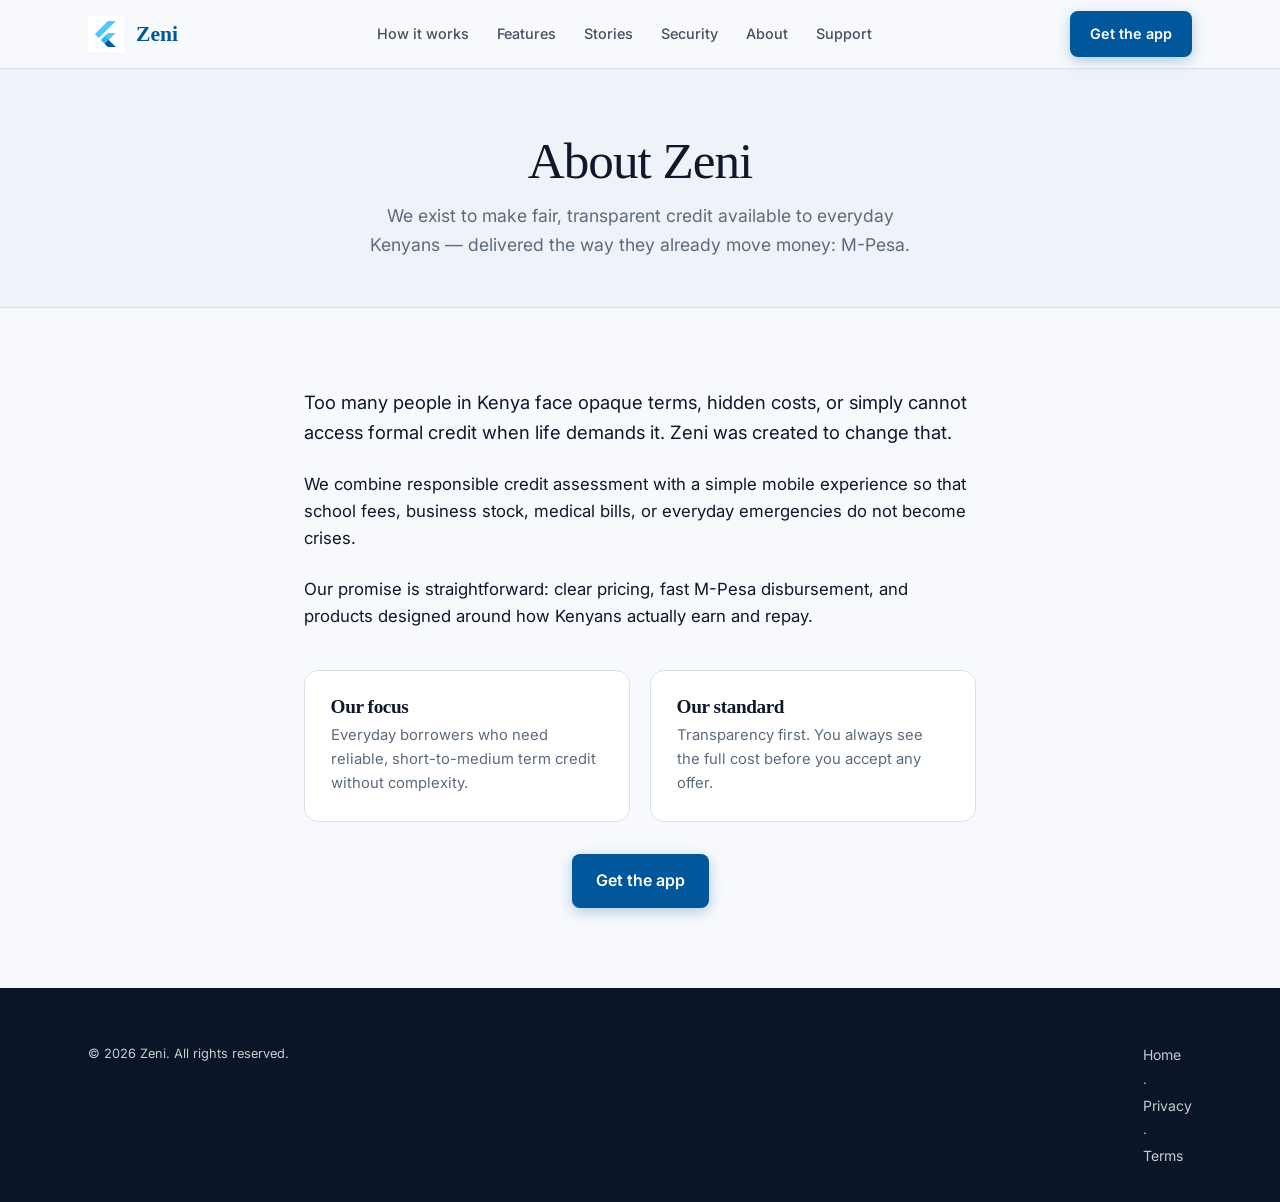
<file: zeni/website/about.html>
<!DOCTYPE html>
<html lang="en">
<head>
  <meta charset="UTF-8" />
  <meta name="viewport" content="width=device-width, initial-scale=1.0" />
  <title>About Zeni — Smart Loans. Secure Future. | Kenya</title>
  <meta name="description" content="Zeni is a digital lending platform built for everyday Kenyans. Fair credit, delivered to M-Pesa." />
  <link rel="canonical" href="https://getzeni.ke/about" />
  <link rel="icon" type="image/png" href="assets/favicon.png" />
  <link href="https://fonts.googleapis.com/css2?family=Inter:wght@400;500;600;700;800&display=swap" rel="stylesheet" />
  <link rel="stylesheet" href="css/styles.css" />
</head>
<body>
  <header class="nav" id="nav">
    <div class="container nav-inner">
      <a href="index.html" class="logo">
        <img src="assets/Icon-512.png" alt="Zeni" width="36" height="42" />
        <span class="logo-text">Zeni</span>
      </a>
      <nav class="nav-links">
        <a href="how-it-works.html">How it works</a>
        <a href="features.html">Features</a>
        <a href="stories.html">Stories</a>
        <a href="security.html">Security</a>
        <a href="about.html">About</a>
        <a href="support.html">Support</a>
      </nav>
      <div class="nav-cta">
        <a href="how-it-works.html#get-app" class="btn btn-primary">Get the app</a>
      </div>
      <button class="nav-toggle" id="navToggle" aria-label="Menu"><span></span><span></span><span></span></button>
    </div>
  </header>

  <section class="page-hero">
    <div class="container">
      <h1>About Zeni</h1>
      <p class="lead">We exist to make fair, transparent credit available to everyday Kenyans — delivered the way they already move money: M-Pesa.</p>
    </div>
  </section>

  <section class="section">
    <div class="container" style="max-width: 720px;">
      <p style="font-size: 1.15rem; color: var(--slate); margin-bottom: 1.5rem;">
        Too many people in Kenya face opaque terms, hidden costs, or simply cannot access formal credit when life demands it. Zeni was created to change that.
      </p>
      <p style="font-size: 1.05rem; color: var(--slate); margin-bottom: 1.5rem;">
        We combine responsible credit assessment with a simple mobile experience so that school fees, business stock, medical bills, or everyday emergencies do not become crises.
      </p>
      <p style="font-size: 1.05rem; color: var(--slate); margin-bottom: 2.5rem;">
        Our promise is straightforward: clear pricing, fast M-Pesa disbursement, and products designed around how Kenyans actually earn and repay.
      </p>

      <div class="features-grid" style="grid-template-columns: 1fr 1fr;">
        <div class="feature-card">
          <h3>Our focus</h3>
          <p>Everyday borrowers who need reliable, short-to-medium term credit without complexity.</p>
        </div>
        <div class="feature-card">
          <h3>Our standard</h3>
          <p>Transparency first. You always see the full cost before you accept any offer.</p>
        </div>
      </div>

      <div class="text-center mt-2">
        <a href="how-it-works.html#get-app" class="btn btn-primary btn-lg">Get the app</a>
      </div>
    </div>
  </section>

  <footer class="footer">
    <div class="container">
      <div class="footer-bottom" style="border: none; padding-top: 0;">
        <div>© 2026 Zeni. All rights reserved.</div>
        <div><a href="index.html">Home</a> · <a href="privacy.html">Privacy</a> · <a href="terms.html">Terms</a></div>
      </div>
    </div>
  </footer>
  <script src="js/main.js"></script>
</body>
</html>
</file>
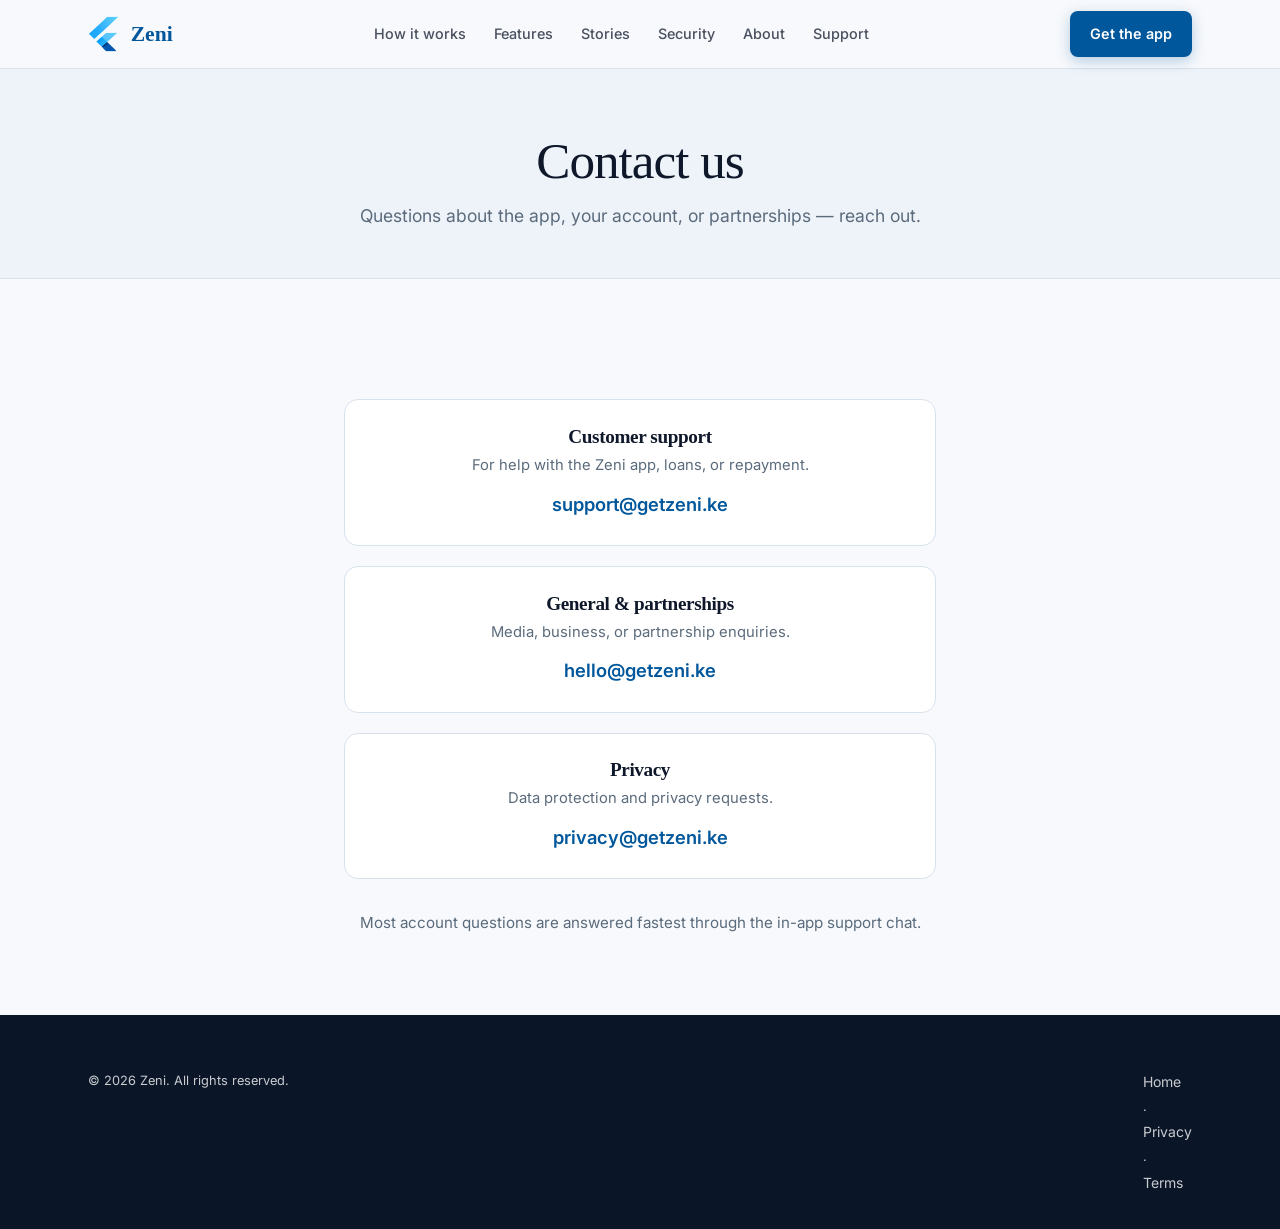
<file: zeni/website/contact.html>
<!DOCTYPE html>
<html lang="en">
<head>
  <meta charset="UTF-8" />
  <meta name="viewport" content="width=device-width, initial-scale=1.0" />
  <title>Contact — Zeni</title>
  <meta name="description" content="Contact Zeni support or the team. We’re here to help with the Zeni app and digital loans in Kenya." />
  <link rel="canonical" href="https://getzeni.ke/contact.html" />
  <link rel="icon" type="image/png" href="assets/favicon.png" />
  <link href="https://fonts.googleapis.com/css2?family=Inter:wght@400;500;600;700;800&display=swap" rel="stylesheet" />
  <link rel="stylesheet" href="css/styles.css" />
</head>
<body>
  <header class="nav" id="nav">
    <div class="container nav-inner">
      <a href="index.html" class="logo">
        <img src="assets/zeni-logo-512.png" alt="Zeni" width="36" height="42" />
        <span class="logo-text">Zeni</span>
      </a>
      <nav class="nav-links">
        <a href="how-it-works.html">How it works</a>
        <a href="features.html">Features</a>
        <a href="stories.html">Stories</a>
        <a href="security.html">Security</a>
        <a href="about.html">About</a>
        <a href="support.html">Support</a>
      </nav>
      <div class="nav-cta"><a href="how-it-works.html#get-app" class="btn btn-primary">Get the app</a></div>
      <button class="nav-toggle" id="navToggle" aria-label="Menu"><span></span><span></span><span></span></button>
    </div>
  </header>

  <section class="page-hero">
    <div class="container">
      <h1>Contact us</h1>
      <p class="lead">Questions about the app, your account, or partnerships — reach out.</p>
    </div>
  </section>

  <section class="section">
    <div class="container" style="max-width: 640px;">
      <div class="features-grid" style="grid-template-columns: 1fr;">
        <div class="feature-card" style="text-align: center;">
          <h3>Customer support</h3>
          <p style="margin-bottom: 0.75rem;">For help with the Zeni app, loans, or repayment.</p>
          <p style="font-weight: 600; color: var(--blue-600); font-size: 1.15rem;">support@getzeni.ke</p>
        </div>
        <div class="feature-card" style="text-align: center;">
          <h3>General & partnerships</h3>
          <p style="margin-bottom: 0.75rem;">Media, business, or partnership enquiries.</p>
          <p style="font-weight: 600; color: var(--blue-600); font-size: 1.15rem;">hello@getzeni.ke</p>
        </div>
        <div class="feature-card" style="text-align: center;">
          <h3>Privacy</h3>
          <p style="margin-bottom: 0.75rem;">Data protection and privacy requests.</p>
          <p style="font-weight: 600; color: var(--blue-600); font-size: 1.15rem;">privacy@getzeni.ke</p>
        </div>
      </div>
      <p style="text-align: center; margin-top: 2rem; color: var(--muted); font-size: 0.95rem;">
        Most account questions are answered fastest through the in-app support chat.
      </p>
    </div>
  </section>

  <footer class="footer">
    <div class="container">
      <div class="footer-bottom" style="border: none; padding-top: 0;">
        <div>© 2026 Zeni. All rights reserved.</div>
        <div><a href="index.html">Home</a> · <a href="privacy.html">Privacy</a> · <a href="terms.html">Terms</a></div>
      </div>
    </div>
  </footer>
  <script src="js/main.js"></script>
</body>
</html>
</file>
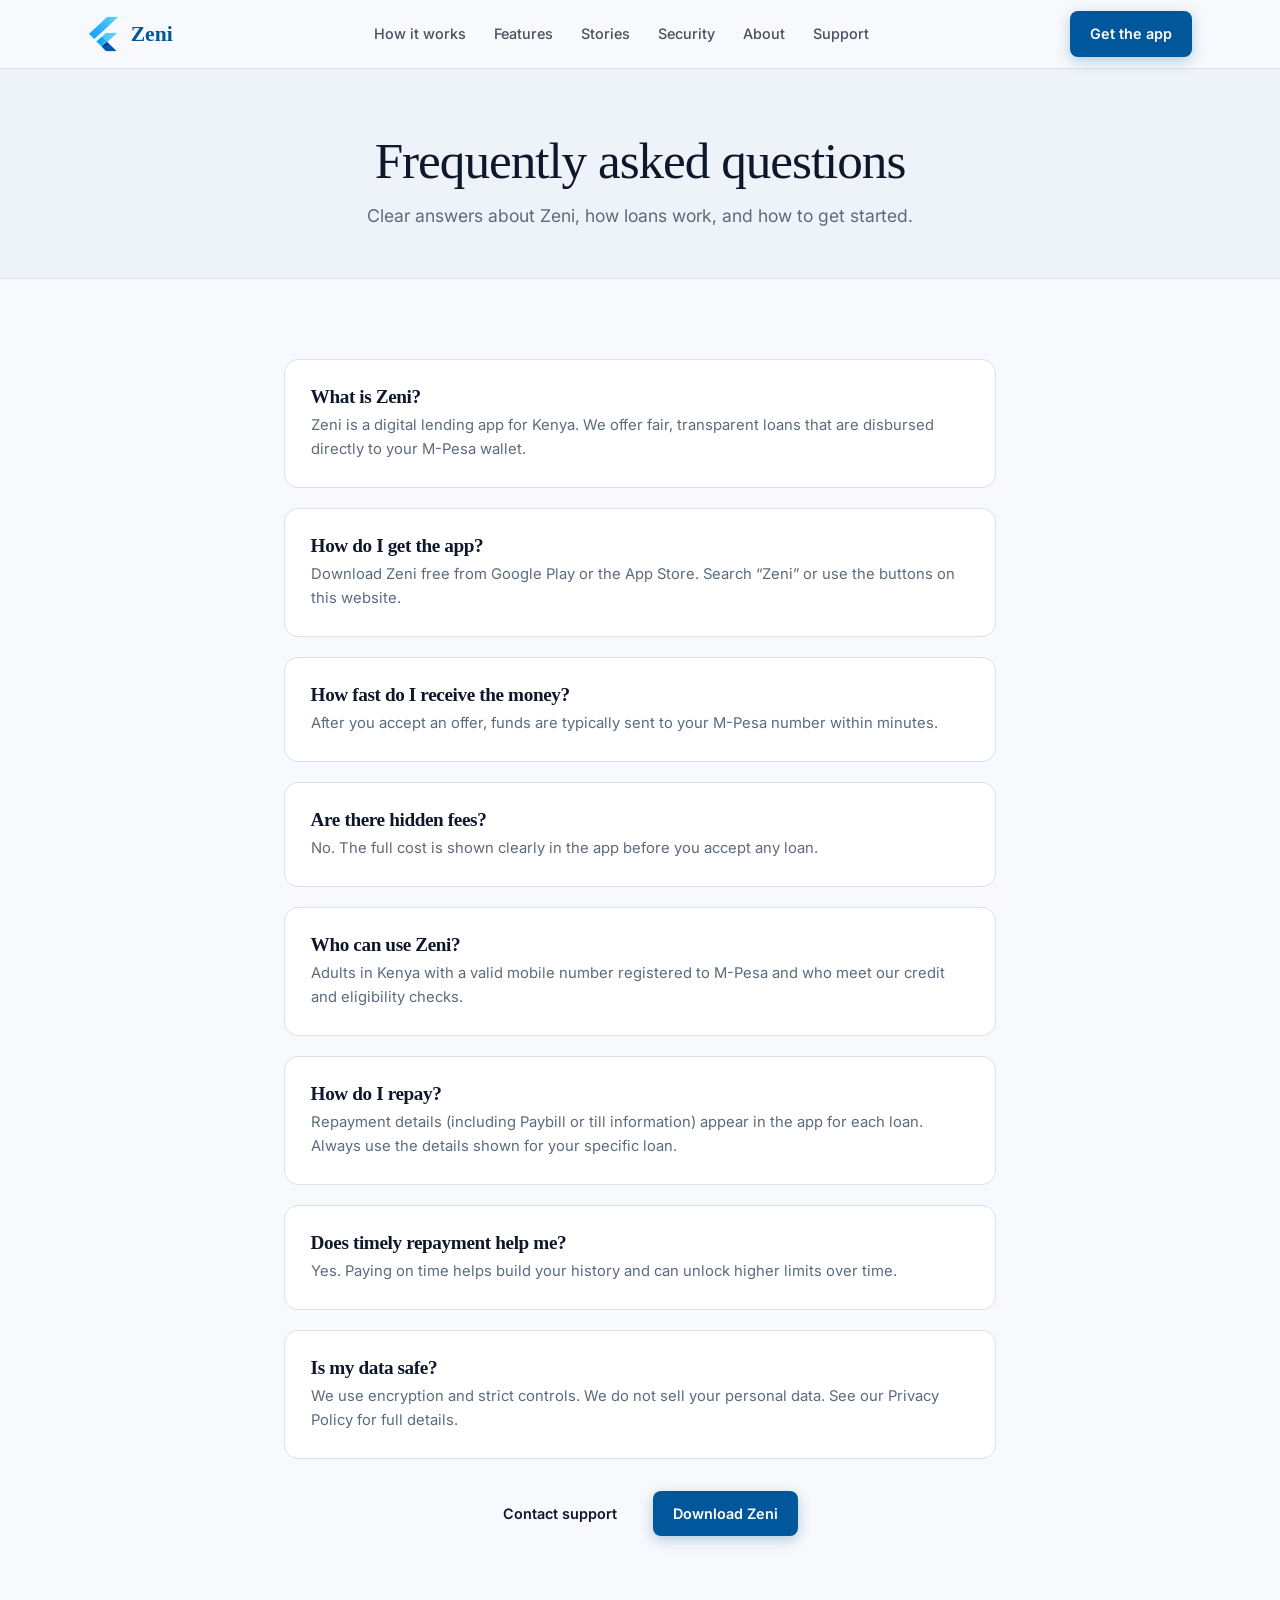
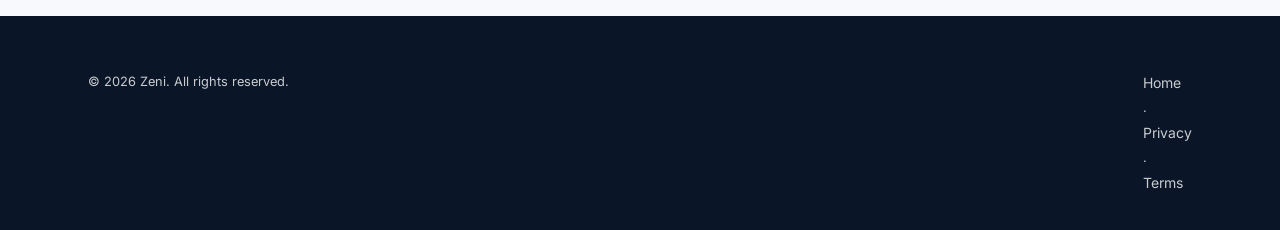
<file: zeni/website/faq.html>
<!DOCTYPE html>
<html lang="en">
<head>
  <meta charset="UTF-8" />
  <meta name="viewport" content="width=device-width, initial-scale=1.0" />
  <title>FAQ — Zeni | Frequently Asked Questions</title>
  <meta name="description" content="Answers to common questions about the Zeni app, loans, M-Pesa disbursement, repayment, and eligibility in Kenya." />
  <link rel="canonical" href="https://getzeni.ke/faq.html" />
  <link rel="icon" type="image/png" href="assets/favicon.png" />
  <link href="https://fonts.googleapis.com/css2?family=Inter:wght@400;500;600;700;800&display=swap" rel="stylesheet" />
  <link rel="stylesheet" href="css/styles.css" />
</head>
<body>
  <header class="nav" id="nav">
    <div class="container nav-inner">
      <a href="index.html" class="logo">
        <img src="assets/zeni-logo-512.png" alt="Zeni" width="36" height="42" />
        <span class="logo-text">Zeni</span>
      </a>
      <nav class="nav-links">
        <a href="how-it-works.html">How it works</a>
        <a href="features.html">Features</a>
        <a href="stories.html">Stories</a>
        <a href="security.html">Security</a>
        <a href="about.html">About</a>
        <a href="support.html">Support</a>
      </nav>
      <div class="nav-cta"><a href="how-it-works.html#get-app" class="btn btn-primary">Get the app</a></div>
      <button class="nav-toggle" id="navToggle" aria-label="Menu"><span></span><span></span><span></span></button>
    </div>
  </header>

  <section class="page-hero">
    <div class="container">
      <h1>Frequently asked questions</h1>
      <p class="lead">Clear answers about Zeni, how loans work, and how to get started.</p>
    </div>
  </section>

  <section class="section">
    <div class="container" style="max-width: 760px;">
      <div style="display: flex; flex-direction: column; gap: 1.25rem;">
        <div class="feature-card">
          <h3>What is Zeni?</h3>
          <p>Zeni is a digital lending app for Kenya. We offer fair, transparent loans that are disbursed directly to your M-Pesa wallet.</p>
        </div>
        <div class="feature-card">
          <h3>How do I get the app?</h3>
          <p>Download Zeni free from Google Play or the App Store. Search “Zeni” or use the buttons on this website.</p>
        </div>
        <div class="feature-card">
          <h3>How fast do I receive the money?</h3>
          <p>After you accept an offer, funds are typically sent to your M-Pesa number within minutes.</p>
        </div>
        <div class="feature-card">
          <h3>Are there hidden fees?</h3>
          <p>No. The full cost is shown clearly in the app before you accept any loan.</p>
        </div>
        <div class="feature-card">
          <h3>Who can use Zeni?</h3>
          <p>Adults in Kenya with a valid mobile number registered to M-Pesa and who meet our credit and eligibility checks.</p>
        </div>
        <div class="feature-card">
          <h3>How do I repay?</h3>
          <p>Repayment details (including Paybill or till information) appear in the app for each loan. Always use the details shown for your specific loan.</p>
        </div>
        <div class="feature-card">
          <h3>Does timely repayment help me?</h3>
          <p>Yes. Paying on time helps build your history and can unlock higher limits over time.</p>
        </div>
        <div class="feature-card">
          <h3>Is my data safe?</h3>
          <p>We use encryption and strict controls. We do not sell your personal data. See our Privacy Policy for full details.</p>
        </div>
      </div>

      <div class="text-center mt-2">
        <a href="support.html" class="btn btn-secondary">Contact support</a>
        <a href="how-it-works.html#get-app" class="btn btn-primary" style="margin-left: 0.75rem;">Download Zeni</a>
      </div>
    </div>
  </section>

  <footer class="footer">
    <div class="container">
      <div class="footer-bottom" style="border: none; padding-top: 0;">
        <div>© 2026 Zeni. All rights reserved.</div>
        <div><a href="index.html">Home</a> · <a href="privacy.html">Privacy</a> · <a href="terms.html">Terms</a></div>
      </div>
    </div>
  </footer>
  <script src="js/main.js"></script>
</body>
</html>
</file>
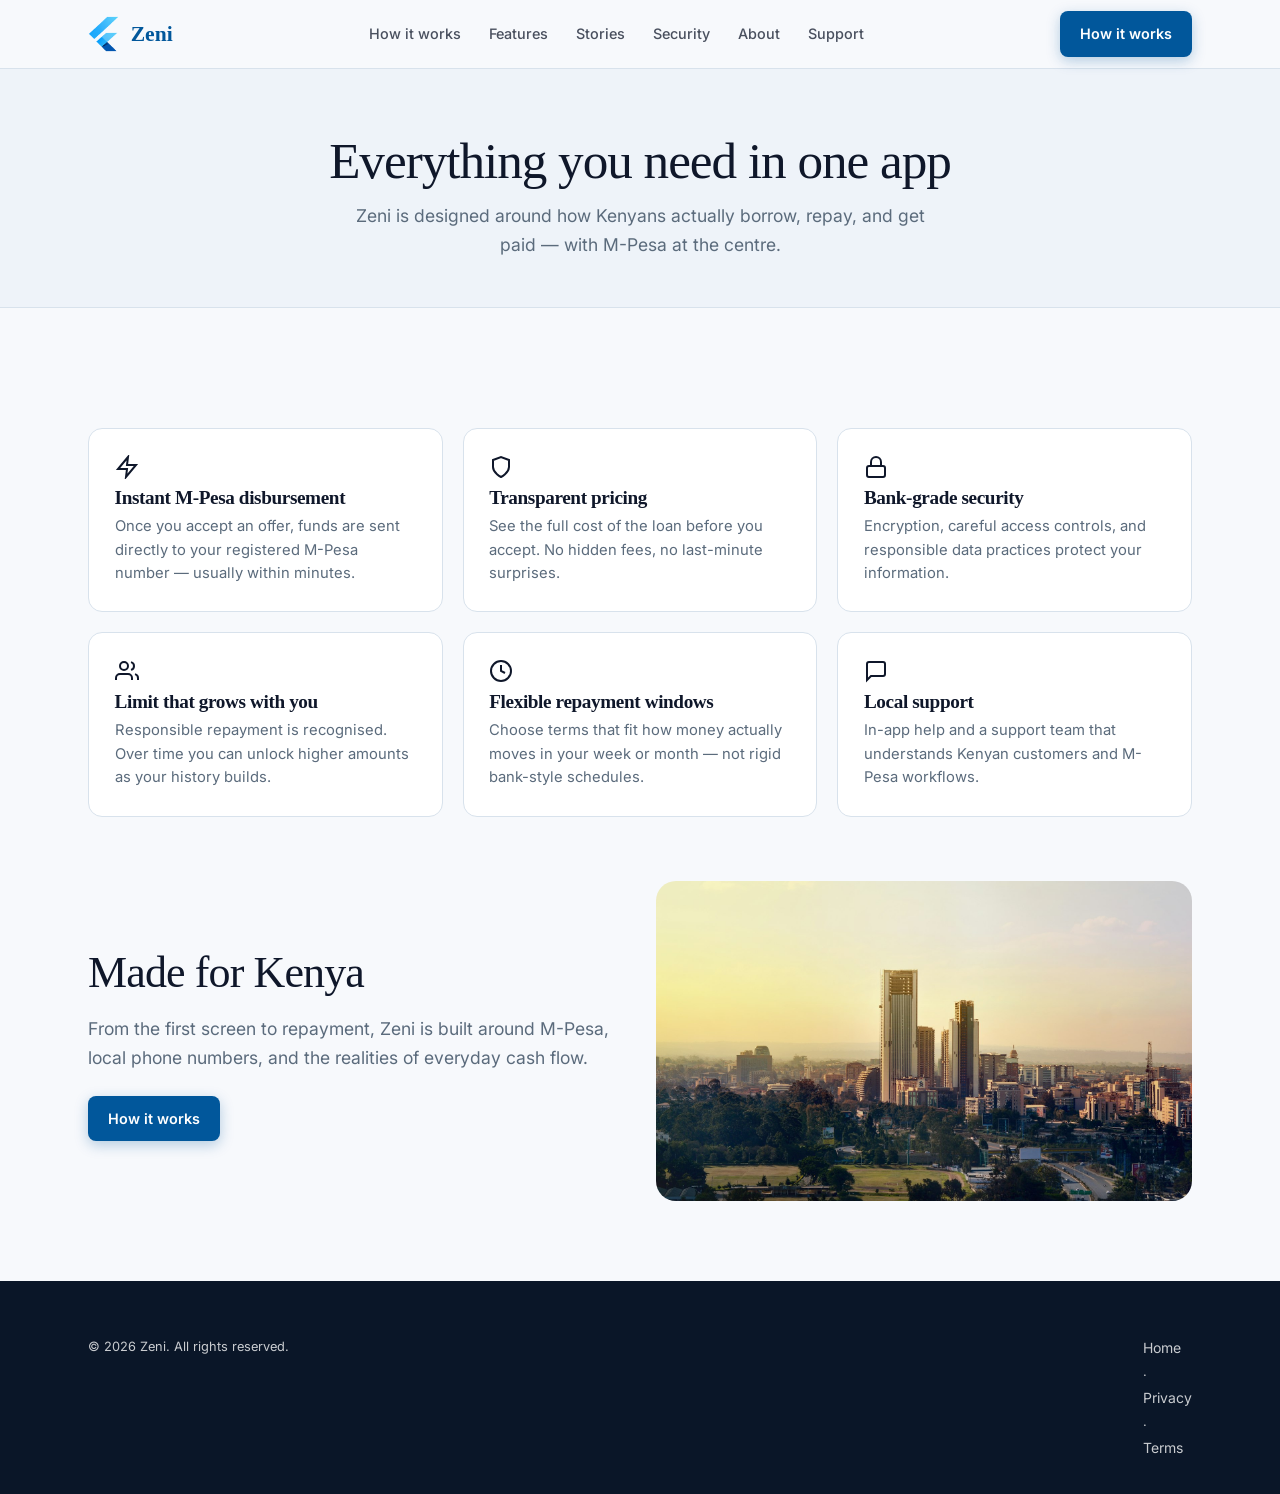
<file: zeni/website/features.html>
<!DOCTYPE html>
<html lang="en">
<head>
  <meta charset="UTF-8" />
  <meta name="viewport" content="width=device-width, initial-scale=1.0" />
  <title>Features — Zeni App | Smart Loans Kenya</title>
  <meta name="description" content="Explore Zeni features: instant M-Pesa disbursement, transparent pricing, flexible terms, and secure digital lending for Kenya." />
  <link rel="canonical" href="https://getzeni.ke/features.html" />
  <link rel="icon" type="image/png" href="assets/favicon.png" />
  <link href="https://fonts.googleapis.com/css2?family=Inter:wght@400;500;600;700;800&display=swap" rel="stylesheet" />
  <link rel="stylesheet" href="css/styles.css" />
</head>
<body>
  <header class="nav" id="nav">
    <div class="container nav-inner">
      <a href="index.html" class="logo">
        <img src="assets/zeni-logo-512.png" alt="Zeni" width="36" height="42" />
        <span class="logo-text">Zeni</span>
      </a>
      <nav class="nav-links">
        <a href="how-it-works.html">How it works</a>
        <a href="features.html">Features</a>
        <a href="stories.html">Stories</a>
        <a href="security.html">Security</a>
        <a href="about.html">About</a>
        <a href="support.html">Support</a>
      </nav>
      <div class="nav-cta"><a href="how-it-works.html#get-app" class="btn btn-primary">How it works</a></div>
      <button class="nav-toggle" id="navToggle" aria-label="Menu"><span></span><span></span><span></span></button>
    </div>
  </header>

  <section class="page-hero">
    <div class="container">
      <h1>Everything you need in one app</h1>
      <p class="lead">Zeni is designed around how Kenyans actually borrow, repay, and get paid — with M-Pesa at the centre.</p>
    </div>
  </section>

  <section class="section">
    <div class="container">
      <div class="features-grid">
        <div class="feature-card">
          <div class="feature-icon"><svg width="24" height="24" fill="none" stroke="currentColor" stroke-width="2"><path d="M13 2L3 14h9l-1 8 10-12h-9l1-8z"/></svg></div>
          <h3>Instant M-Pesa disbursement</h3>
          <p>Once you accept an offer, funds are sent directly to your registered M-Pesa number — usually within minutes.</p>
        </div>
        <div class="feature-card">
          <div class="feature-icon"><svg width="24" height="24" fill="none" stroke="currentColor" stroke-width="2"><path d="M12 22s8-4 8-10V5l-8-3-8 3v7c0 6 8 10 8 10z"/></svg></div>
          <h3>Transparent pricing</h3>
          <p>See the full cost of the loan before you accept. No hidden fees, no last-minute surprises.</p>
        </div>
        <div class="feature-card">
          <div class="feature-icon"><svg width="24" height="24" fill="none" stroke="currentColor" stroke-width="2"><rect x="3" y="11" width="18" height="11" rx="2"/><path d="M7 11V7a5 5 0 0110 0v4"/></svg></div>
          <h3>Bank-grade security</h3>
          <p>Encryption, careful access controls, and responsible data practices protect your information.</p>
        </div>
        <div class="feature-card">
          <div class="feature-icon"><svg width="24" height="24" fill="none" stroke="currentColor" stroke-width="2"><path d="M17 21v-2a4 4 0 00-4-4H5a4 4 0 00-4 4v2"/><circle cx="9" cy="7" r="4"/><path d="M23 21v-2a4 4 0 00-3-3.87M16 3.13a4 4 0 010 7.75"/></svg></div>
          <h3>Limit that grows with you</h3>
          <p>Responsible repayment is recognised. Over time you can unlock higher amounts as your history builds.</p>
        </div>
        <div class="feature-card">
          <div class="feature-icon"><svg width="24" height="24" fill="none" stroke="currentColor" stroke-width="2"><circle cx="12" cy="12" r="10"/><path d="M12 6v6l4 2"/></svg></div>
          <h3>Flexible repayment windows</h3>
          <p>Choose terms that fit how money actually moves in your week or month — not rigid bank-style schedules.</p>
        </div>
        <div class="feature-card">
          <div class="feature-icon"><svg width="24" height="24" fill="none" stroke="currentColor" stroke-width="2"><path d="M21 15a2 2 0 01-2 2H7l-4 4V5a2 2 0 012-2h14a2 2 0 012 2z"/></svg></div>
          <h3>Local support</h3>
          <p>In-app help and a support team that understands Kenyan customers and M-Pesa workflows.</p>
        </div>
      </div>

      <div style="margin-top: 4rem; display: grid; grid-template-columns: 1fr 1fr; gap: 2rem; align-items: center;">
        <div>
          <h2 style="margin-bottom: 1rem;">Made for Kenya</h2>
          <p class="lead" style="margin-bottom: 1.5rem;">From the first screen to repayment, Zeni is built around M-Pesa, local phone numbers, and the realities of everyday cash flow.</p>
          <a href="how-it-works.html#get-app" class="btn btn-primary">How it works</a>
        </div>
        <img src="assets/photos/city-nairobi.jpg" alt="Nairobi" style="border-radius: 20px; width: 100%; height: 320px; object-fit: cover;" />
      </div>
    </div>
  </section>

  <footer class="footer">
    <div class="container">
      <div class="footer-bottom" style="border: none; padding-top: 0;">
        <div>© 2026 Zeni. All rights reserved.</div>
        <div><a href="index.html">Home</a> · <a href="privacy.html">Privacy</a> · <a href="terms.html">Terms</a></div>
      </div>
    </div>
  </footer>
  <script src="js/main.js"></script>
</body>
</html>
</file>
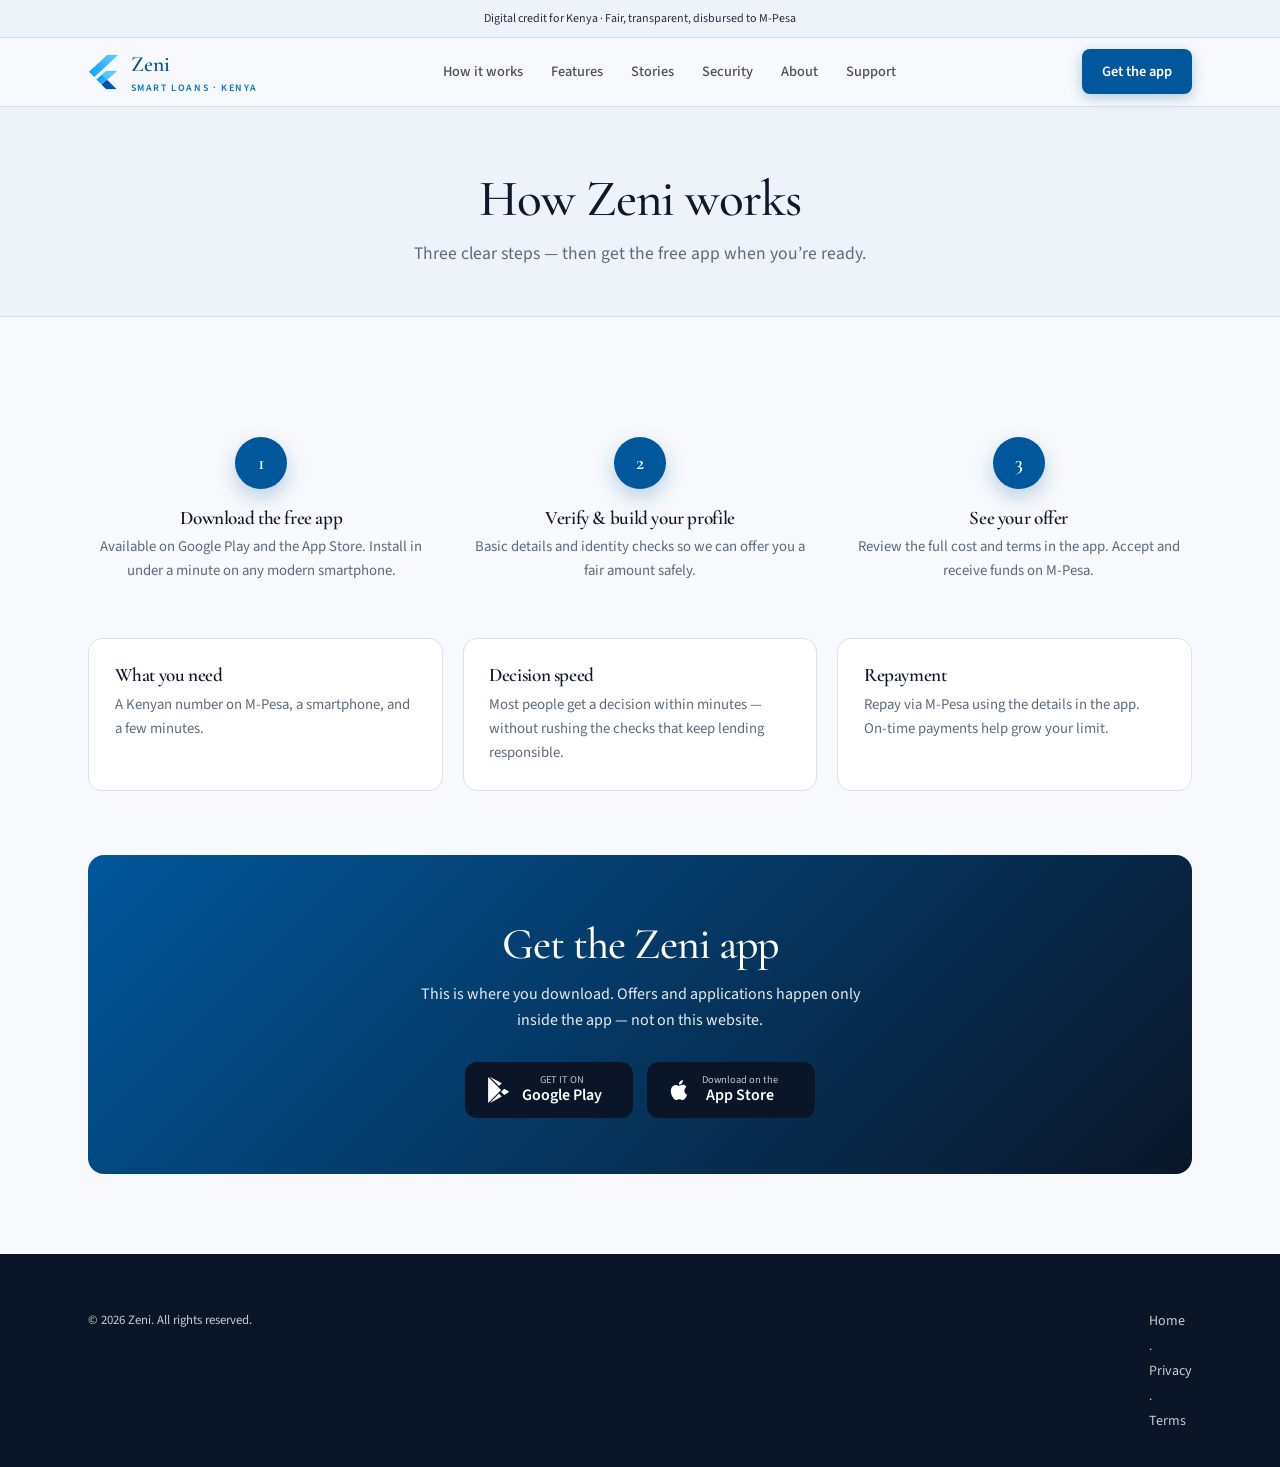
<file: zeni/website/how-it-works.html>
<!DOCTYPE html>
<html lang="en">
<head>
  <meta charset="UTF-8" />
  <meta name="viewport" content="width=device-width, initial-scale=1.0" />
  <title>How Zeni Works — Download the App | Smart Loans Kenya</title>
  <meta name="description" content="See how Zeni works in three simple steps, then download the free app on Google Play or the App Store." />
  <link rel="canonical" href="https://getzeni.ke/how-it-works.html" />
  <link rel="icon" type="image/png" href="assets/favicon.png" />
  <link href="https://fonts.googleapis.com/css2?family=Cormorant+Garamond:ital,wght@0,500;0,600;1,500&family=Source+Sans+3:wght@400;500;600;700&display=swap" rel="stylesheet" />
  <link rel="stylesheet" href="css/styles.css" />
</head>
<body>
  <div class="announce">Digital credit for Kenya · Fair, transparent, disbursed to M-Pesa</div>
  <header class="nav" id="nav">
    <div class="container nav-inner">
      <a href="index.html" class="logo">
        <img src="assets/zeni-logo-512.png" alt="Zeni" width="36" height="42" />
        <span>
          <span class="logo-text">Zeni</span>
          <span class="logo-sub">Smart loans · Kenya</span>
        </span>
      </a>
      <nav class="nav-links">
        <a href="how-it-works.html">How it works</a>
        <a href="features.html">Features</a>
        <a href="stories.html">Stories</a>
        <a href="security.html">Security</a>
        <a href="about.html">About</a>
        <a href="support.html">Support</a>
      </nav>
      <div class="nav-cta">
        <a href="#get-app" class="btn btn-primary">Get the app</a>
      </div>
      <button class="nav-toggle" id="navToggle" aria-label="Menu"><span></span><span></span><span></span></button>
    </div>
  </header>

  <section class="page-hero">
    <div class="container">
      <h1>How Zeni works</h1>
      <p class="lead">Three clear steps — then get the free app when you’re ready.</p>
    </div>
  </section>

  <section class="section">
    <div class="container">
      <div class="steps" style="margin-bottom: 3.5rem;">
        <div class="step">
          <div class="step-num">1</div>
          <h3>Download the free app</h3>
          <p>Available on Google Play and the App Store. Install in under a minute on any modern smartphone.</p>
        </div>
        <div class="step">
          <div class="step-num">2</div>
          <h3>Verify &amp; build your profile</h3>
          <p>Basic details and identity checks so we can offer you a fair amount safely.</p>
        </div>
        <div class="step">
          <div class="step-num">3</div>
          <h3>See your offer</h3>
          <p>Review the full cost and terms in the app. Accept and receive funds on M-Pesa.</p>
        </div>
      </div>

      <div class="features-grid">
        <div class="feature-card">
          <h3>What you need</h3>
          <p>A Kenyan number on M-Pesa, a smartphone, and a few minutes.</p>
        </div>
        <div class="feature-card">
          <h3>Decision speed</h3>
          <p>Most people get a decision within minutes — without rushing the checks that keep lending responsible.</p>
        </div>
        <div class="feature-card">
          <h3>Repayment</h3>
          <p>Repay via M-Pesa using the details in the app. On-time payments help grow your limit.</p>
        </div>
      </div>

      <!-- MAIN DOWNLOAD ZONE -->
      <div id="get-app" class="download-band" style="margin-top: 4rem; border-radius: 16px; padding: 3.5rem 1.5rem;">
        <h2>Get the Zeni app</h2>
        <p>This is where you download. Offers and applications happen only inside the app — not on this website.</p>
        <div class="store-row">
          <a href="https://play.google.com/store/apps/details?id=com.zeni.app" class="store-badge" target="_blank" rel="noopener">
            <svg width="26" height="26" viewBox="0 0 24 24" fill="currentColor"><path d="M3.18 23.76c-.18-.1-.3-.28-.3-.5V.74c0-.22.12-.4.3-.5l11.66 11.76L3.18 23.76zm1.12.5l11.2-6.35-2.6-2.62L4.3 24.26zm13.4-7.58l-2.9-2.92 2.9-2.92 3.7 2.1c.5.28.5.98 0 1.26l-3.7 2.48zM4.3-.26l8.6 8.68 2.6-2.62L4.3-.26z"/></svg>
            <div><div class="label">GET IT ON</div><div class="store">Google Play</div></div>
          </a>
          <a href="https://apps.apple.com/app/zeni" class="store-badge" target="_blank" rel="noopener">
            <svg width="24" height="24" viewBox="0 0 24 24" fill="currentColor"><path d="M18.71 19.5c-.83 1.24-1.71 2.45-3.05 2.47-1.34.03-1.77-.79-3.29-.79-1.53 0-2 .77-3.27.82-1.31.05-2.3-1.32-3.14-2.53C4.25 17 2.94 12.45 4.7 9.39c.87-1.52 2.43-2.48 4.12-2.51 1.28-.02 2.5.87 3.29.87.78 0 2.26-1.07 3.81-.91.65.03 2.47.26 3.64 1.98-.09.06-2.17 1.28-2.15 3.81.03 3.02 2.65 4.03 2.68 4.04-.03.07-.42 1.44-1.38 2.83M13 3.5c.73-.83 1.94-1.46 2.94-1.5.13 1.17-.34 2.35-1.04 3.19-.69.85-1.83 1.51-2.95 1.42-.15-1.15.41-2.35 1.05-3.11z"/></svg>
            <div><div class="label">Download on the</div><div class="store">App Store</div></div>
          </a>
        </div>
      </div>
    </div>
  </section>

  <footer class="footer">
    <div class="container">
      <div class="footer-bottom" style="border: none; padding-top: 0;">
        <div>© 2026 Zeni. All rights reserved.</div>
        <div><a href="index.html">Home</a> · <a href="privacy.html">Privacy</a> · <a href="terms.html">Terms</a></div>
      </div>
    </div>
  </footer>
  <script src="js/main.js"></script>
</body>
</html>
</file>
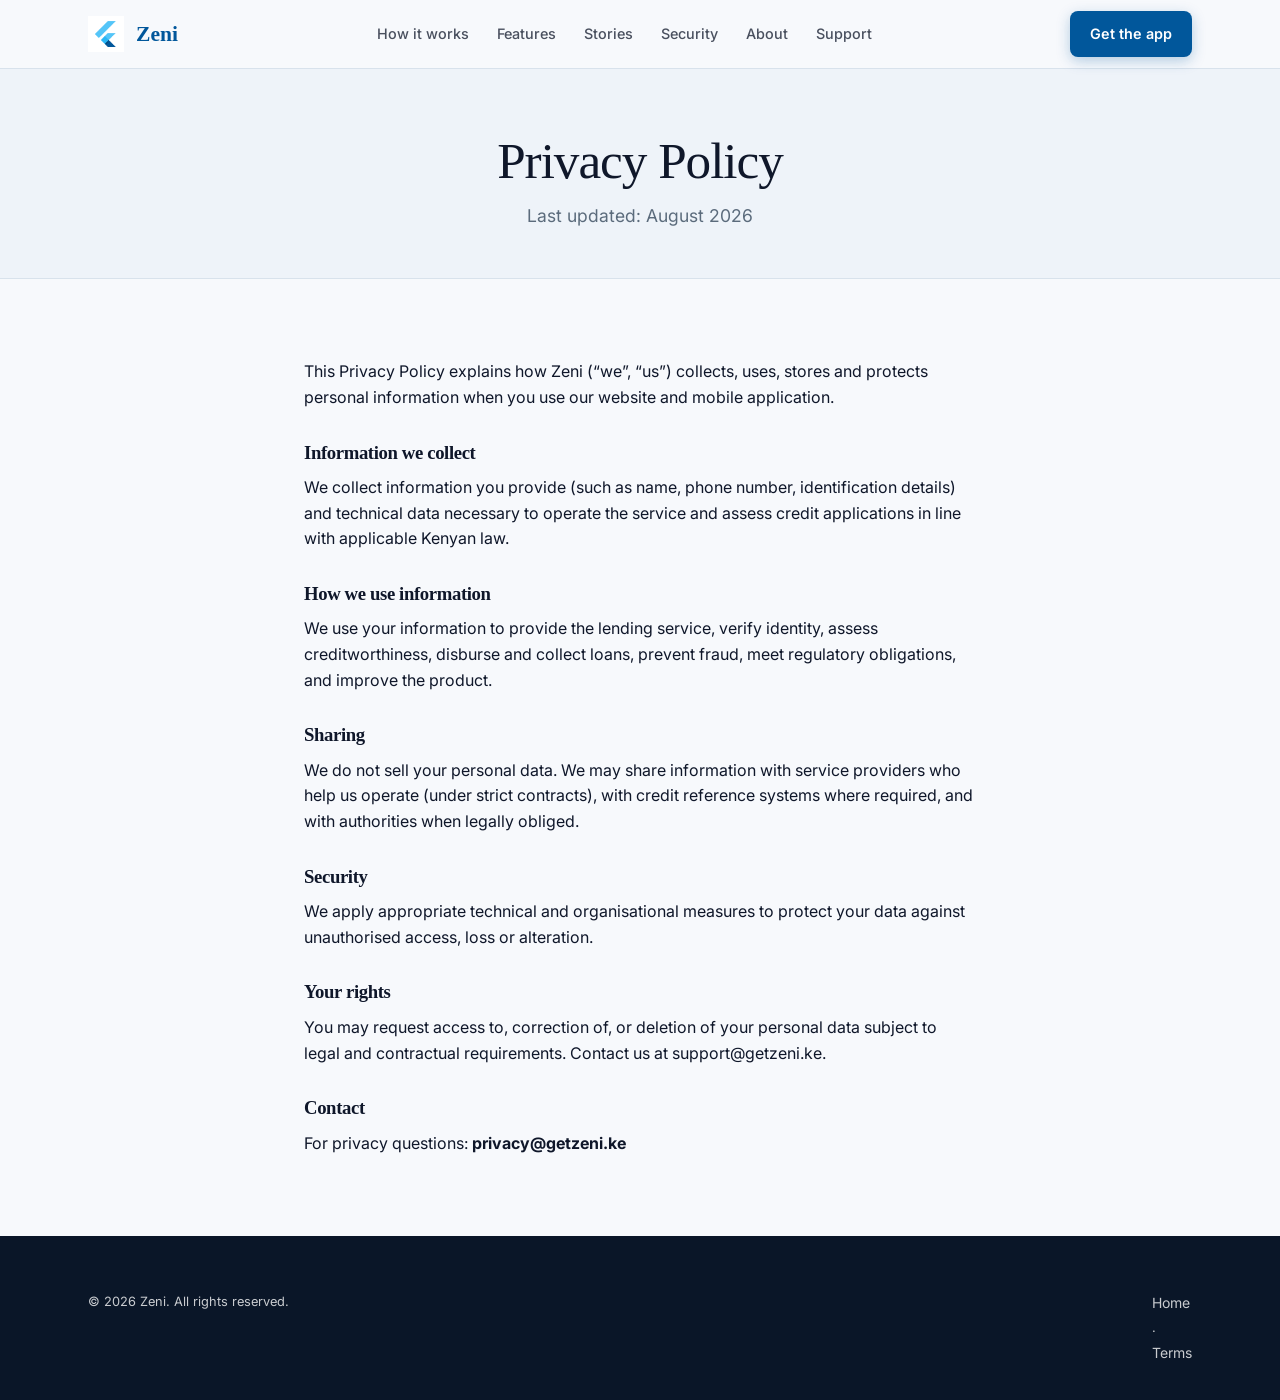
<file: zeni/website/privacy.html>
<!DOCTYPE html>
<html lang="en">
<head>
  <meta charset="UTF-8" />
  <meta name="viewport" content="width=device-width, initial-scale=1.0" />
  <title>Zeni Privacy Policy</title>
  <meta name="description" content="Zeni Privacy Policy. How we collect, use and protect your personal data." />
  <link rel="canonical" href="https://getzeni.ke/privacy" />
  <link rel="icon" type="image/png" href="assets/favicon.png" />
  <link href="https://fonts.googleapis.com/css2?family=Inter:wght@400;500;600;700;800&display=swap" rel="stylesheet" />
  <link rel="stylesheet" href="css/styles.css" />
</head>
<body>
  <header class="nav" id="nav">
    <div class="container nav-inner">
      <a href="index.html" class="logo">
        <img src="assets/Icon-512.png" alt="Zeni" width="36" height="42" />
        <span class="logo-text">Zeni</span>
      </a>
      <nav class="nav-links">
        <a href="how-it-works.html">How it works</a>
        <a href="features.html">Features</a>
        <a href="stories.html">Stories</a>
        <a href="security.html">Security</a>
        <a href="about.html">About</a>
        <a href="support.html">Support</a>
      </nav>
      <div class="nav-cta">
        <a href="how-it-works.html#get-app" class="btn btn-primary">Get the app</a>
      </div>
      <button class="nav-toggle" id="navToggle" aria-label="Menu"><span></span><span></span><span></span></button>
    </div>
  </header>

  <section class="page-hero">
    <div class="container">
      <h1>Privacy Policy</h1>
      <p class="lead">Last updated: August 2026</p>
    </div>
  </section>

  <section class="section">
    <div class="container" style="max-width: 720px; color: var(--slate);">
      <p style="margin-bottom: 1.5rem;">This Privacy Policy explains how Zeni (“we”, “us”) collects, uses, stores and protects personal information when you use our website and mobile application.</p>

      <h3 style="color: var(--ink); margin: 2rem 0 0.75rem;">Information we collect</h3>
      <p style="margin-bottom: 1rem;">We collect information you provide (such as name, phone number, identification details) and technical data necessary to operate the service and assess credit applications in line with applicable Kenyan law.</p>

      <h3 style="color: var(--ink); margin: 2rem 0 0.75rem;">How we use information</h3>
      <p style="margin-bottom: 1rem;">We use your information to provide the lending service, verify identity, assess creditworthiness, disburse and collect loans, prevent fraud, meet regulatory obligations, and improve the product.</p>

      <h3 style="color: var(--ink); margin: 2rem 0 0.75rem;">Sharing</h3>
      <p style="margin-bottom: 1rem;">We do not sell your personal data. We may share information with service providers who help us operate (under strict contracts), with credit reference systems where required, and with authorities when legally obliged.</p>

      <h3 style="color: var(--ink); margin: 2rem 0 0.75rem;">Security</h3>
      <p style="margin-bottom: 1rem;">We apply appropriate technical and organisational measures to protect your data against unauthorised access, loss or alteration.</p>

      <h3 style="color: var(--ink); margin: 2rem 0 0.75rem;">Your rights</h3>
      <p style="margin-bottom: 1rem;">You may request access to, correction of, or deletion of your personal data subject to legal and contractual requirements. Contact us at support@getzeni.ke.</p>

      <h3 style="color: var(--ink); margin: 2rem 0 0.75rem;">Contact</h3>
      <p>For privacy questions: <strong>privacy@getzeni.ke</strong></p>
    </div>
  </section>

  <footer class="footer">
    <div class="container">
      <div class="footer-bottom" style="border: none; padding-top: 0;">
        <div>© 2026 Zeni. All rights reserved.</div>
        <div><a href="index.html">Home</a> · <a href="terms.html">Terms</a></div>
      </div>
    </div>
  </footer>
  <script src="js/main.js"></script>
</body>
</html>
</file>
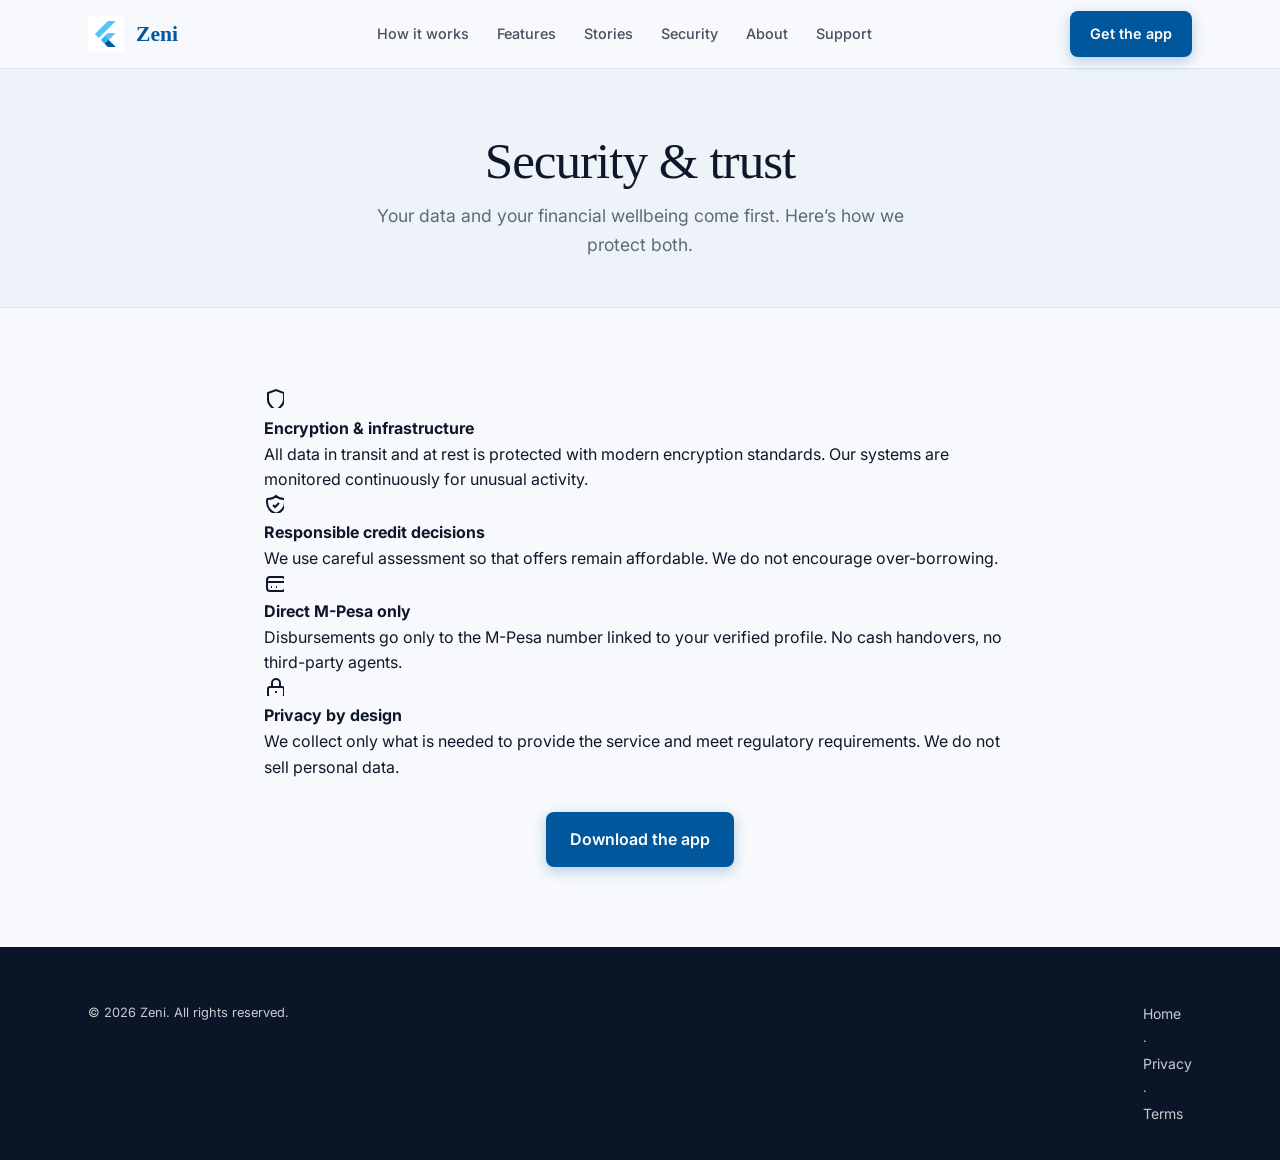
<file: zeni/website/security.html>
<!DOCTYPE html>
<html lang="en">
<head>
  <meta charset="UTF-8" />
  <meta name="viewport" content="width=device-width, initial-scale=1.0" />
  <title>Zeni Security & Trust — Safe Digital Loans Kenya</title>
  <meta name="description" content="How Zeni protects your data and practices responsible lending in Kenya." />
  <link rel="canonical" href="https://getzeni.ke/security" />
  <link rel="icon" type="image/png" href="assets/favicon.png" />
  <link href="https://fonts.googleapis.com/css2?family=Inter:wght@400;500;600;700;800&display=swap" rel="stylesheet" />
  <link rel="stylesheet" href="css/styles.css" />
</head>
<body>
  <header class="nav" id="nav">
    <div class="container nav-inner">
      <a href="index.html" class="logo">
        <img src="assets/Icon-512.png" alt="Zeni" width="36" height="42" />
        <span class="logo-text">Zeni</span>
      </a>
      <nav class="nav-links">
        <a href="how-it-works.html">How it works</a>
        <a href="features.html">Features</a>
        <a href="stories.html">Stories</a>
        <a href="security.html">Security</a>
        <a href="about.html">About</a>
        <a href="support.html">Support</a>
      </nav>
      <div class="nav-cta">
        <a href="how-it-works.html#get-app" class="btn btn-primary">Get the app</a>
      </div>
      <button class="nav-toggle" id="navToggle" aria-label="Menu"><span></span><span></span><span></span></button>
    </div>
  </header>

  <section class="page-hero">
    <div class="container">
      <h1>Security & trust</h1>
      <p class="lead">Your data and your financial wellbeing come first. Here’s how we protect both.</p>
    </div>
  </section>

  <section class="section">
    <div class="container" style="max-width: 800px;">
      <div class="trust-list" style="gap: 2rem;">
        <div class="trust-item">
          <div class="icon"><svg width="20" height="20" fill="none" stroke="currentColor" stroke-width="2"><path d="M12 22s8-4 8-10V5l-8-3-8 3v7c0 6 8 10 8 10z"/></svg></div>
          <div>
            <h4>Encryption & infrastructure</h4>
            <p>All data in transit and at rest is protected with modern encryption standards. Our systems are monitored continuously for unusual activity.</p>
          </div>
        </div>
        <div class="trust-item">
          <div class="icon"><svg width="20" height="20" fill="none" stroke="currentColor" stroke-width="2"><path d="M9 12l2 2 4-4m5.618-4.016A11.955 11.955 0 0112 2.944a11.955 11.955 0 01-8.618 3.04A12.02 12.02 0 003 9c0 5.591 3.824 10.29 9 11.622 5.176-1.332 9-6.03 9-11.622 0-1.042-.133-2.052-.382-3.016z"/></svg></div>
          <div>
            <h4>Responsible credit decisions</h4>
            <p>We use careful assessment so that offers remain affordable. We do not encourage over-borrowing.</p>
          </div>
        </div>
        <div class="trust-item">
          <div class="icon"><svg width="20" height="20" fill="none" stroke="currentColor" stroke-width="2"><path d="M3 10h18M7 15h1m4 0h1m-7 4h12a3 3 0 003-3V8a3 3 0 00-3-3H6a3 3 0 00-3 3v8a3 3 0 003 3z"/></svg></div>
          <div>
            <h4>Direct M-Pesa only</h4>
            <p>Disbursements go only to the M-Pesa number linked to your verified profile. No cash handovers, no third-party agents.</p>
          </div>
        </div>
        <div class="trust-item">
          <div class="icon"><svg width="20" height="20" fill="none" stroke="currentColor" stroke-width="2"><path d="M12 15v2m-6 4h12a2 2 0 002-2v-6a2 2 0 00-2-2H6a2 2 0 00-2 2v6a2 2 0 002 2zm10-10V7a4 4 0 00-8 0v4h8z"/></svg></div>
          <div>
            <h4>Privacy by design</h4>
            <p>We collect only what is needed to provide the service and meet regulatory requirements. We do not sell personal data.</p>
          </div>
        </div>
      </div>

      <div class="text-center mt-2">
        <a href="how-it-works.html#get-app" class="btn btn-primary btn-lg">Download the app</a>
      </div>
    </div>
  </section>

  <footer class="footer">
    <div class="container">
      <div class="footer-bottom" style="border: none; padding-top: 0;">
        <div>© 2026 Zeni. All rights reserved.</div>
        <div><a href="index.html">Home</a> · <a href="privacy.html">Privacy</a> · <a href="terms.html">Terms</a></div>
      </div>
    </div>
  </footer>
  <script src="js/main.js"></script>
</body>
</html>
</file>
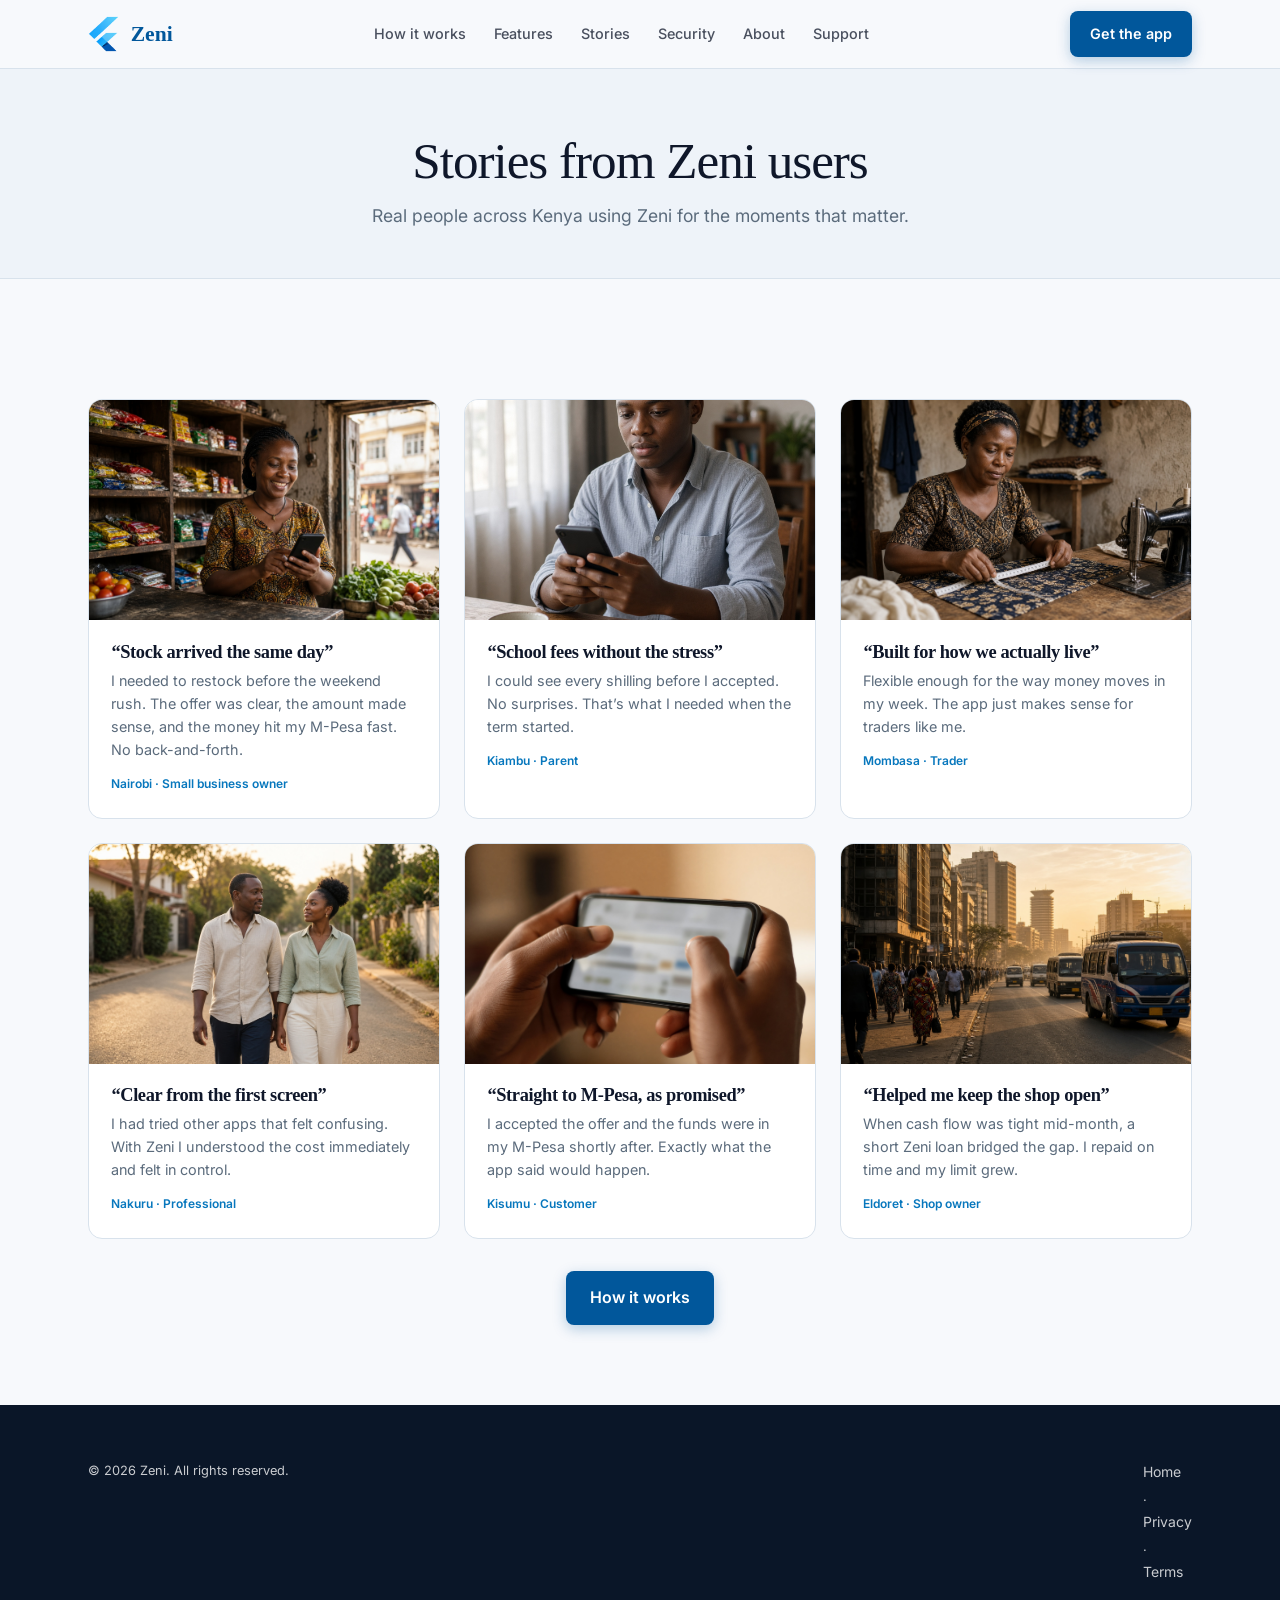
<file: zeni/website/stories.html>
<!DOCTYPE html>
<html lang="en">
<head>
  <meta charset="UTF-8" />
  <meta name="viewport" content="width=device-width, initial-scale=1.0" />
  <title>Stories — Zeni | Real Kenyans using Zeni</title>
  <meta name="description" content="Real stories from Kenyans using the Zeni app for school fees, business stock, and everyday needs. Fair loans to M-Pesa." />
  <link rel="canonical" href="https://getzeni.ke/stories.html" />
  <link rel="icon" type="image/png" href="assets/favicon.png" />
  <link href="https://fonts.googleapis.com/css2?family=Inter:wght@400;500;600;700;800&display=swap" rel="stylesheet" />
  <link rel="stylesheet" href="css/styles.css" />
</head>
<body>
  <header class="nav" id="nav">
    <div class="container nav-inner">
      <a href="index.html" class="logo">
        <img src="assets/zeni-logo-512.png" alt="Zeni" width="36" height="42" />
        <span class="logo-text">Zeni</span>
      </a>
      <nav class="nav-links">
        <a href="how-it-works.html">How it works</a>
        <a href="features.html">Features</a>
        <a href="stories.html">Stories</a>
        <a href="security.html">Security</a>
        <a href="about.html">About</a>
        <a href="support.html">Support</a>
      </nav>
      <div class="nav-cta"><a href="how-it-works.html#get-app" class="btn btn-primary">Get the app</a></div>
      <button class="nav-toggle" id="navToggle" aria-label="Menu"><span></span><span></span><span></span></button>
    </div>
  </header>

  <section class="page-hero">
    <div class="container">
      <h1>Stories from Zeni users</h1>
      <p class="lead">Real people across Kenya using Zeni for the moments that matter.</p>
    </div>
  </section>

  <section class="section">
    <div class="container">
      <div class="story-grid">
        <div class="story-card">
          <img src="assets/photos/kiosk.jpg" alt="Small business owner" />
          <div class="body">
            <h3>“Stock arrived the same day”</h3>
            <p>I needed to restock before the weekend rush. The offer was clear, the amount made sense, and the money hit my M-Pesa fast. No back-and-forth.</p>
            <div class="meta">Nairobi · Small business owner</div>
          </div>
        </div>
        <div class="story-card">
          <img src="assets/photos/borrower.jpg" alt="Woman with phone" />
          <div class="body">
            <h3>“School fees without the stress”</h3>
            <p>I could see every shilling before I accepted. No surprises. That’s what I needed when the term started.</p>
            <div class="meta">Kiambu · Parent</div>
          </div>
        </div>
        <div class="story-card">
          <img src="assets/photos/tailor.jpg" alt="Market scene" />
          <div class="body">
            <h3>“Built for how we actually live”</h3>
            <p>Flexible enough for the way money moves in my week. The app just makes sense for traders like me.</p>
            <div class="meta">Mombasa · Trader</div>
          </div>
        </div>
        <div class="story-card">
          <img src="assets/photos/couple.jpg" alt="Young professional" />
          <div class="body">
            <h3>“Clear from the first screen”</h3>
            <p>I had tried other apps that felt confusing. With Zeni I understood the cost immediately and felt in control.</p>
            <div class="meta">Nakuru · Professional</div>
          </div>
        </div>
        <div class="story-card">
          <img src="assets/photos/phone.jpg" alt="Mobile money" />
          <div class="body">
            <h3>“Straight to M-Pesa, as promised”</h3>
            <p>I accepted the offer and the funds were in my M-Pesa shortly after. Exactly what the app said would happen.</p>
            <div class="meta">Kisumu · Customer</div>
          </div>
        </div>
        <div class="story-card">
          <img src="assets/photos/nairobi.jpg" alt="Kenyan street" />
          <div class="body">
            <h3>“Helped me keep the shop open”</h3>
            <p>When cash flow was tight mid-month, a short Zeni loan bridged the gap. I repaid on time and my limit grew.</p>
            <div class="meta">Eldoret · Shop owner</div>
          </div>
        </div>
      </div>

      <div class="text-center mt-2">
        <a href="how-it-works.html#get-app" class="btn btn-primary btn-lg">How it works</a>
      </div>
    </div>
  </section>

  <footer class="footer">
    <div class="container">
      <div class="footer-bottom" style="border: none; padding-top: 0;">
        <div>© 2026 Zeni. All rights reserved.</div>
        <div><a href="index.html">Home</a> · <a href="privacy.html">Privacy</a> · <a href="terms.html">Terms</a></div>
      </div>
    </div>
  </footer>
  <script src="js/main.js"></script>
</body>
</html>
</file>
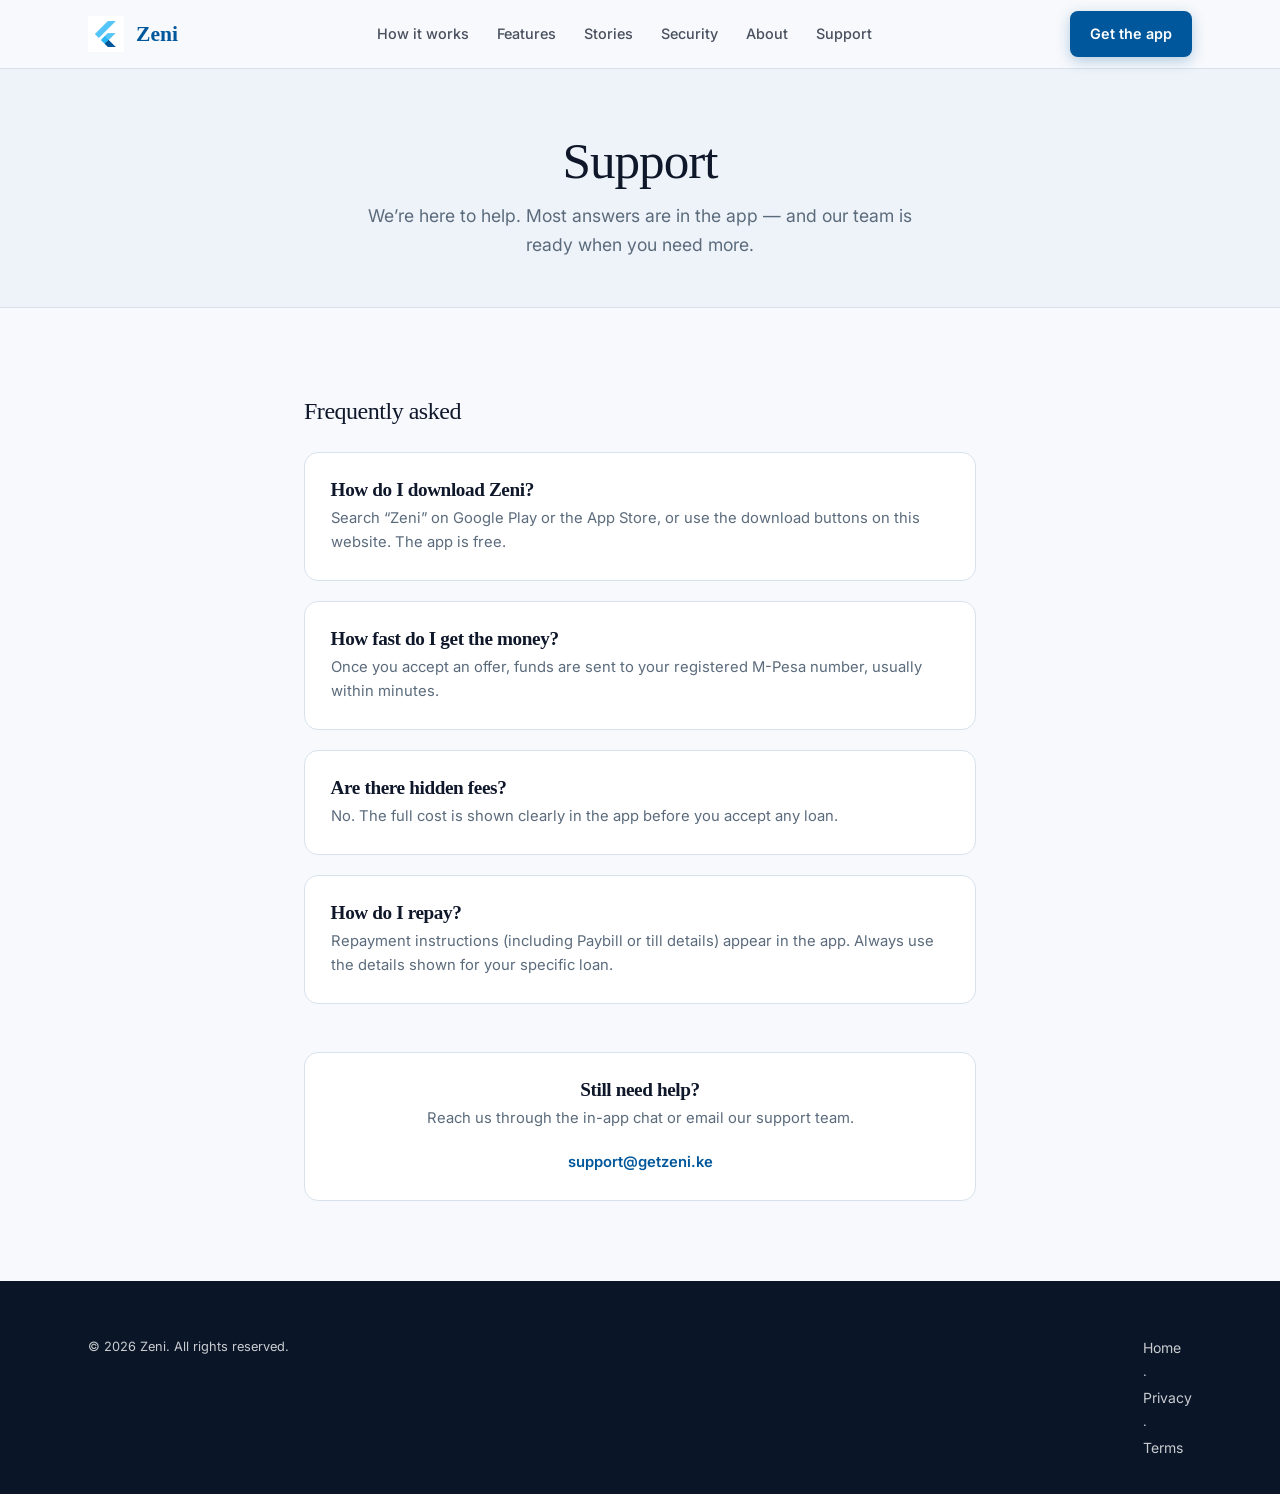
<file: zeni/website/support.html>
<!DOCTYPE html>
<html lang="en">
<head>
  <meta charset="UTF-8" />
  <meta name="viewport" content="width=device-width, initial-scale=1.0" />
  <title>Zeni Support — Help with the Zeni App</title>
  <meta name="description" content="Get help with the Zeni app. FAQs and contact options for Kenyan customers." />
  <link rel="canonical" href="https://getzeni.ke/support" />
  <link rel="icon" type="image/png" href="assets/favicon.png" />
  <link href="https://fonts.googleapis.com/css2?family=Inter:wght@400;500;600;700;800&display=swap" rel="stylesheet" />
  <link rel="stylesheet" href="css/styles.css" />
</head>
<body>
  <header class="nav" id="nav">
    <div class="container nav-inner">
      <a href="index.html" class="logo">
        <img src="assets/Icon-512.png" alt="Zeni" width="36" height="42" />
        <span class="logo-text">Zeni</span>
      </a>
      <nav class="nav-links">
        <a href="how-it-works.html">How it works</a>
        <a href="features.html">Features</a>
        <a href="stories.html">Stories</a>
        <a href="security.html">Security</a>
        <a href="about.html">About</a>
        <a href="support.html">Support</a>
      </nav>
      <div class="nav-cta">
        <a href="how-it-works.html#get-app" class="btn btn-primary">Get the app</a>
      </div>
      <button class="nav-toggle" id="navToggle" aria-label="Menu"><span></span><span></span><span></span></button>
    </div>
  </header>

  <section class="page-hero">
    <div class="container">
      <h1>Support</h1>
      <p class="lead">We’re here to help. Most answers are in the app — and our team is ready when you need more.</p>
    </div>
  </section>

  <section class="section">
    <div class="container" style="max-width: 720px;">
      <h2 style="margin-bottom: 1.75rem; font-size: 1.5rem;">Frequently asked</h2>

      <div style="display: flex; flex-direction: column; gap: 1.25rem; margin-bottom: 3rem;">
        <div class="feature-card">
          <h3>How do I download Zeni?</h3>
          <p>Search “Zeni” on Google Play or the App Store, or use the download buttons on this website. The app is free.</p>
        </div>
        <div class="feature-card">
          <h3>How fast do I get the money?</h3>
          <p>Once you accept an offer, funds are sent to your registered M-Pesa number, usually within minutes.</p>
        </div>
        <div class="feature-card">
          <h3>Are there hidden fees?</h3>
          <p>No. The full cost is shown clearly in the app before you accept any loan.</p>
        </div>
        <div class="feature-card">
          <h3>How do I repay?</h3>
          <p>Repayment instructions (including Paybill or till details) appear in the app. Always use the details shown for your specific loan.</p>
        </div>
      </div>

      <div id="contact" class="feature-card" style="text-align: center;">
        <h3>Still need help?</h3>
        <p style="margin-bottom: 1.25rem;">Reach us through the in-app chat or email our support team.</p>
        <p style="font-weight: 600; color: var(--blue-600);">support@getzeni.ke</p>
      </div>
    </div>
  </section>

  <footer class="footer">
    <div class="container">
      <div class="footer-bottom" style="border: none; padding-top: 0;">
        <div>© 2026 Zeni. All rights reserved.</div>
        <div><a href="index.html">Home</a> · <a href="privacy.html">Privacy</a> · <a href="terms.html">Terms</a></div>
      </div>
    </div>
  </footer>
  <script src="js/main.js"></script>
</body>
</html>
</file>
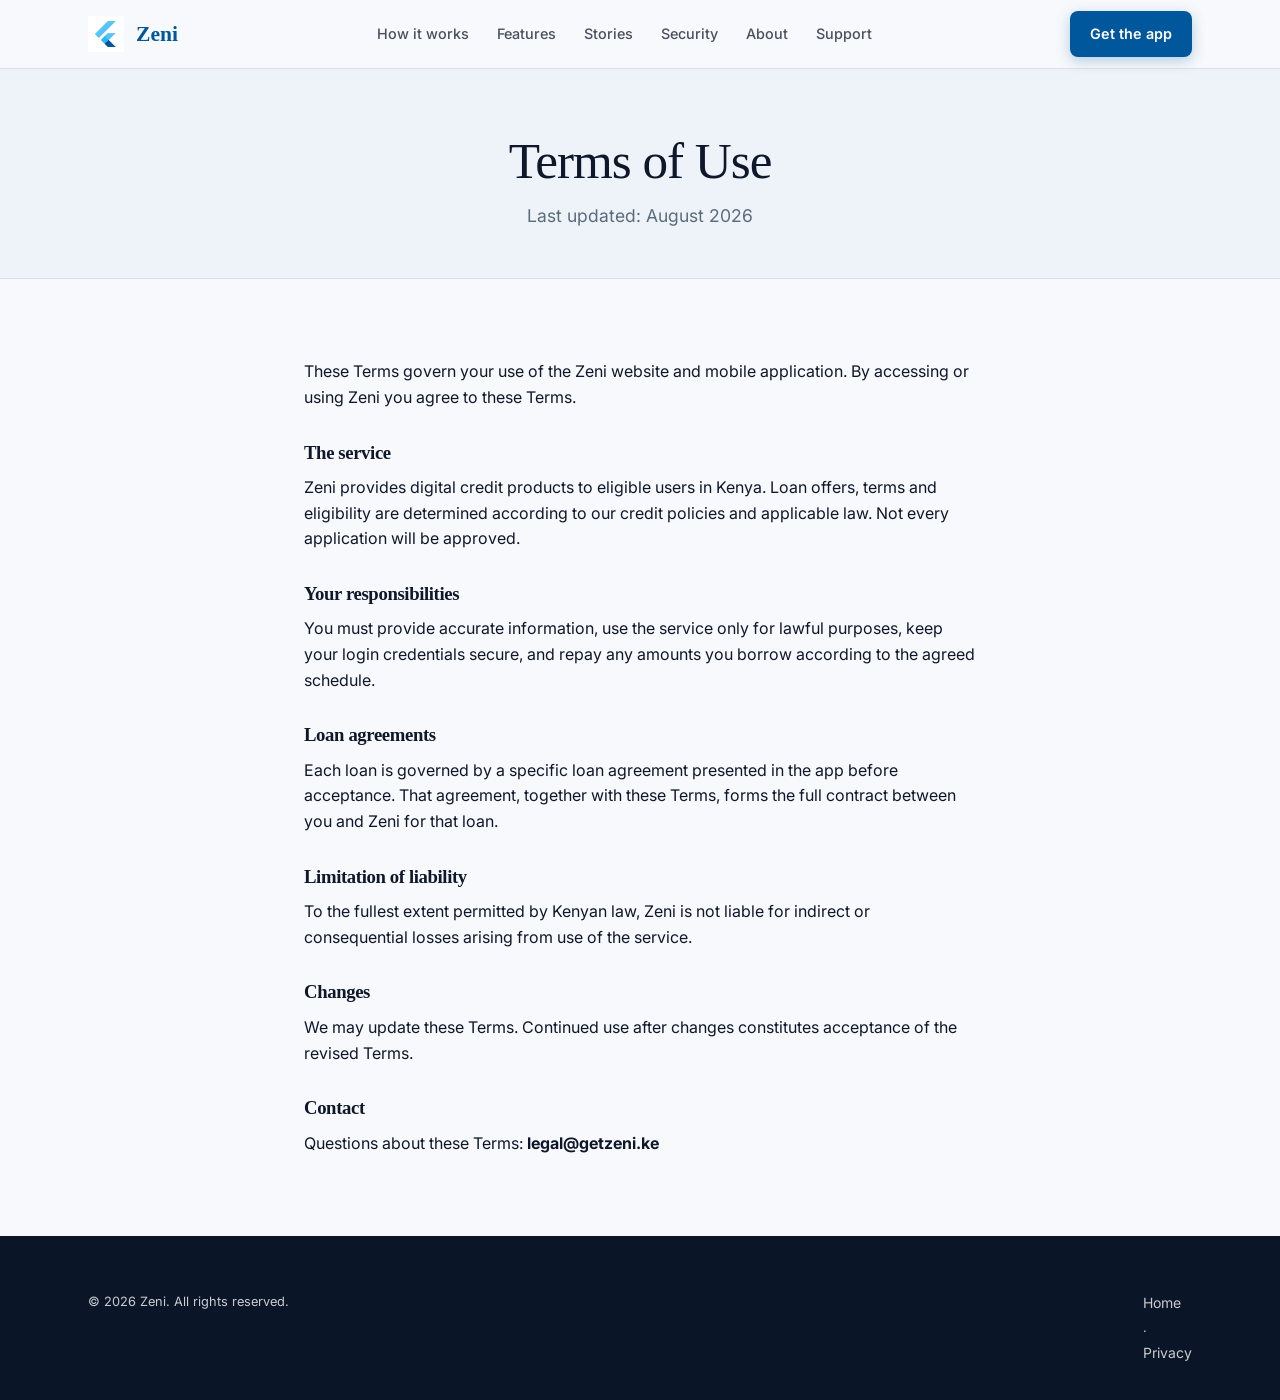
<file: zeni/website/terms.html>
<!DOCTYPE html>
<html lang="en">
<head>
  <meta charset="UTF-8" />
  <meta name="viewport" content="width=device-width, initial-scale=1.0" />
  <title>Zeni Terms of Use</title>
  <meta name="description" content="Terms of Use for the Zeni website and mobile application." />
  <link rel="canonical" href="https://getzeni.ke/terms" />
  <link rel="icon" type="image/png" href="assets/favicon.png" />
  <link href="https://fonts.googleapis.com/css2?family=Inter:wght@400;500;600;700;800&display=swap" rel="stylesheet" />
  <link rel="stylesheet" href="css/styles.css" />
</head>
<body>
  <header class="nav" id="nav">
    <div class="container nav-inner">
      <a href="index.html" class="logo">
        <img src="assets/Icon-512.png" alt="Zeni" width="36" height="42" />
        <span class="logo-text">Zeni</span>
      </a>
      <nav class="nav-links">
        <a href="how-it-works.html">How it works</a>
        <a href="features.html">Features</a>
        <a href="stories.html">Stories</a>
        <a href="security.html">Security</a>
        <a href="about.html">About</a>
        <a href="support.html">Support</a>
      </nav>
      <div class="nav-cta">
        <a href="how-it-works.html#get-app" class="btn btn-primary">Get the app</a>
      </div>
      <button class="nav-toggle" id="navToggle" aria-label="Menu"><span></span><span></span><span></span></button>
    </div>
  </header>

  <section class="page-hero">
    <div class="container">
      <h1>Terms of Use</h1>
      <p class="lead">Last updated: August 2026</p>
    </div>
  </section>

  <section class="section">
    <div class="container" style="max-width: 720px; color: var(--slate);">
      <p style="margin-bottom: 1.5rem;">These Terms govern your use of the Zeni website and mobile application. By accessing or using Zeni you agree to these Terms.</p>

      <h3 style="color: var(--ink); margin: 2rem 0 0.75rem;">The service</h3>
      <p style="margin-bottom: 1rem;">Zeni provides digital credit products to eligible users in Kenya. Loan offers, terms and eligibility are determined according to our credit policies and applicable law. Not every application will be approved.</p>

      <h3 style="color: var(--ink); margin: 2rem 0 0.75rem;">Your responsibilities</h3>
      <p style="margin-bottom: 1rem;">You must provide accurate information, use the service only for lawful purposes, keep your login credentials secure, and repay any amounts you borrow according to the agreed schedule.</p>

      <h3 style="color: var(--ink); margin: 2rem 0 0.75rem;">Loan agreements</h3>
      <p style="margin-bottom: 1rem;">Each loan is governed by a specific loan agreement presented in the app before acceptance. That agreement, together with these Terms, forms the full contract between you and Zeni for that loan.</p>

      <h3 style="color: var(--ink); margin: 2rem 0 0.75rem;">Limitation of liability</h3>
      <p style="margin-bottom: 1rem;">To the fullest extent permitted by Kenyan law, Zeni is not liable for indirect or consequential losses arising from use of the service.</p>

      <h3 style="color: var(--ink); margin: 2rem 0 0.75rem;">Changes</h3>
      <p style="margin-bottom: 1rem;">We may update these Terms. Continued use after changes constitutes acceptance of the revised Terms.</p>

      <h3 style="color: var(--ink); margin: 2rem 0 0.75rem;">Contact</h3>
      <p>Questions about these Terms: <strong>legal@getzeni.ke</strong></p>
    </div>
  </section>

  <footer class="footer">
    <div class="container">
      <div class="footer-bottom" style="border: none; padding-top: 0;">
        <div>© 2026 Zeni. All rights reserved.</div>
        <div><a href="index.html">Home</a> · <a href="privacy.html">Privacy</a></div>
      </div>
    </div>
  </footer>
  <script src="js/main.js"></script>
</body>
</html>
</file>
<file: zeni/website/css/styles.css>
/* Zeni — Editorial marketing site matching reference craft
   Colours: official Zeni blues. CTAs: Download only.
*/
:root {
  --blue-50:  #E1F5FE;
  --blue-100: #B3E5FC;
  --blue-200: #81D4FA;
  --blue-300: #54C5F8;
  --blue-400: #29B6F6;
  --blue-500: #0777BD;
  --blue-600: #01579B;
  --blue-700: #014A82;
  --blue-800: #013A66;
  --blue-900: #0A1628;
  --paper: #F7F9FC;
  --paper-2: #EEF3F9;
  --ink: #0F172A;
  --muted: #5B6B7C;
  --line: #D8E2EC;
  --white: #FFFFFF;
  --radius-md: 8px;
  --radius-lg: 14px;
  --font-display: "Cormorant Garamond", Georgia, serif;
  --font-sans: "Source Sans 3", "Inter", system-ui, sans-serif;
  --shadow: 0 0 0 1px rgb(1 87 155 / 0.06), 0 8px 24px -12px rgb(1 87 155 / 0.14);
}
*, *::before, *::after { box-sizing: border-box; margin: 0; padding: 0; }
html { scroll-behavior: smooth; -webkit-font-smoothing: antialiased; }
body { font-family: var(--font-sans); background: var(--paper); color: var(--ink); line-height: 1.6; }
img { max-width: 100%; display: block; }
a { color: inherit; text-decoration: none; }
ul { list-style: none; }
h1, h2, h3 { font-family: var(--font-display); font-weight: 600; letter-spacing: -0.02em; line-height: 1.1; }
.container { width: 100%; max-width: 72rem; margin: 0 auto; padding: 0 1.25rem; }
@media (min-width: 640px) { .container { padding: 0 1.5rem; } }

.announce {
  background: var(--paper-2);
  border-bottom: 1px solid color-mix(in srgb, var(--blue-400) 28%, transparent);
  text-align: center;
  font-size: 0.75rem;
  color: var(--ink);
  padding: 0.55rem 1rem;
  opacity: 0.9;
}

.nav {
  position: sticky; top: 0; z-index: 50;
  background: color-mix(in srgb, var(--paper) 92%, transparent);
  backdrop-filter: blur(14px);
  border-bottom: 1px solid var(--line);
}
.nav-inner { display: flex; align-items: center; justify-content: space-between; height: 4.25rem; gap: 1rem; }
.logo { display: flex; align-items: center; gap: 0.75rem; }
.logo img { height: 36px; width: auto; }
.logo-text { font-family: var(--font-display); font-size: 1.35rem; font-weight: 600; color: var(--blue-600); }
.logo-sub { display: none; font-size: 0.62rem; font-weight: 600; letter-spacing: 0.16em; text-transform: uppercase; color: var(--blue-500); }
@media (min-width: 640px) { .logo-sub { display: block; } }
.nav-links { display: none; align-items: center; gap: 1.75rem; }
.nav-links a { font-size: 0.9rem; font-weight: 500; color: color-mix(in srgb, var(--ink) 75%, transparent); transition: color 0.15s; }
.nav-links a:hover { color: var(--ink); }
@media (min-width: 960px) { .nav-links { display: flex; } }
.nav-cta .btn { display: none; }
@media (min-width: 640px) { .nav-cta .btn { display: inline-flex; } }
.nav-toggle { display: grid; place-items: center; width: 2.75rem; height: 2.75rem; background: none; border: none; cursor: pointer; }
.nav-toggle span { display: block; width: 1.25rem; height: 2px; background: var(--ink); margin: 3px 0; }
@media (min-width: 960px) { .nav-toggle { display: none; } }
.nav.open .nav-links {
  display: flex; flex-direction: column; position: absolute;
  top: 4.25rem; left: 0; right: 0; background: var(--paper);
  padding: 1.25rem 1.5rem 1.5rem; border-bottom: 1px solid var(--line); gap: 1rem;
}

.btn {
  display: inline-flex; align-items: center; justify-content: center; gap: 0.5rem;
  font-weight: 600; font-size: 0.9rem; padding: 0.7rem 1.25rem;
  border-radius: var(--radius-md); transition: all 0.18s ease; white-space: nowrap; border: none; cursor: pointer;
}
.btn-primary { background: var(--blue-600); color: white; box-shadow: 0 4px 14px rgb(1 87 155 / 0.28); }
.btn-primary:hover { background: var(--blue-700); transform: translateY(-1px); }
.btn-outline { background: transparent; color: white; border: 1.5px solid color-mix(in srgb, white 45%, transparent); }
.btn-outline:hover { background: color-mix(in srgb, white 12%, transparent); border-color: white; }
.btn-outline-dark { background: transparent; color: var(--blue-600); border: 1.5px solid var(--blue-200); }
.btn-outline-dark:hover { background: var(--blue-50); border-color: var(--blue-400); }
.btn-lg { padding: 0.9rem 1.5rem; font-size: 1rem; }

.store-badge {
  display: inline-flex; align-items: center; gap: 0.7rem;
  background: var(--blue-900); color: white; padding: 0.8rem 1.25rem;
  border-radius: 12px; transition: transform 0.18s, box-shadow 0.18s; min-width: 168px;
}
.store-badge:hover { transform: translateY(-2px); box-shadow: 0 10px 28px rgb(10 22 40 / 0.28); }
.store-badge .label { font-size: 0.65rem; opacity: 0.75; line-height: 1.15; }
.store-badge .store { font-size: 1rem; font-weight: 600; line-height: 1.15; }

.hero {
  position: relative; min-height: 92vh; overflow: hidden;
  background: var(--blue-900); color: white;
  display: flex; flex-direction: column; justify-content: flex-end;
}
.hero-bg { position: absolute; inset: 0; width: 100%; height: 100%; object-fit: cover; object-position: 70% center; }
.hero-overlay {
  position: absolute; inset: 0;
  background: linear-gradient(105deg, rgb(10 22 40 / 0.94) 0%, rgb(10 22 40 / 0.78) 42%, rgb(10 22 40 / 0.28) 100%);
}
.hero-content { position: relative; z-index: 2; padding: 7rem 0 4rem; }
.hero-badge {
  display: inline-flex; width: fit-content;
  border: 1px solid color-mix(in srgb, var(--blue-300) 45%, transparent);
  background: rgb(10 22 40 / 0.5); color: var(--blue-200);
  font-size: 0.65rem; font-weight: 600; letter-spacing: 0.18em; text-transform: uppercase;
  padding: 0.35rem 0.85rem; border-radius: 999px;
}
.hero h1 {
  margin-top: 1.35rem; max-width: 18ch;
  font-size: clamp(2.75rem, 6.5vw, 4.5rem); font-weight: 500;
  line-height: 0.95; letter-spacing: -0.03em;
}
.hero .swahili {
  margin-top: 1.15rem; max-width: 28rem;
  font-family: var(--font-display); font-size: clamp(1.35rem, 2.5vw, 1.75rem);
  font-style: italic; color: color-mix(in srgb, white 85%, transparent); font-weight: 500;
}
.hero-actions { margin-top: 1.85rem; display: flex; flex-wrap: wrap; gap: 0.75rem; }
.hero-stats {
  margin-top: 3rem; max-width: 36rem; display: grid; grid-template-columns: repeat(3, 1fr);
  gap: 1.25rem; border-top: 1px solid color-mix(in srgb, white 18%, transparent); padding-top: 1.75rem;
}
.hero-stats .n { font-family: var(--font-display); font-size: 1.35rem; font-weight: 600; }
.hero-stats .l { font-size: 0.78rem; opacity: 0.75; margin-top: 0.15rem; }

.section { padding: 5rem 0; }
.eyebrow { font-size: 0.7rem; font-weight: 600; letter-spacing: 0.18em; text-transform: uppercase; color: var(--blue-500); }
.section h2 { margin-top: 0.6rem; font-size: clamp(2rem, 4vw, 2.75rem); font-weight: 500; }
.lead { margin-top: 0.85rem; font-size: 1.1rem; color: var(--muted); max-width: 36rem; line-height: 1.65; }

.product-grid { display: grid; gap: 3rem; align-items: center; }
@media (min-width: 900px) { .product-grid { grid-template-columns: 1fr 1fr; } }
.product-grid img { width: 100%; height: 420px; object-fit: cover; border-radius: var(--radius-lg); box-shadow: var(--shadow); }

.features-grid { display: grid; gap: 1.25rem; margin-top: 2.5rem; }
@media (min-width: 700px) { .features-grid { grid-template-columns: repeat(3, 1fr); } }
.feature-card {
  background: var(--white); border: 1px solid var(--line); border-radius: var(--radius-lg);
  padding: 1.6rem; transition: box-shadow 0.2s, transform 0.2s;
}
.feature-card:hover { box-shadow: var(--shadow); transform: translateY(-2px); }
.feature-card h3 { font-size: 1.2rem; margin-bottom: 0.45rem; }
.feature-card p { font-size: 0.925rem; color: var(--muted); }

.steps { display: grid; gap: 2rem; margin-top: 2.5rem; }
@media (min-width: 700px) { .steps { grid-template-columns: repeat(3, 1fr); } }
.step { text-align: center; padding: 0 0.5rem; }
.step-num {
  width: 3.25rem; height: 3.25rem; margin: 0 auto 1.15rem; border-radius: 50%;
  background: var(--blue-600); color: white; display: grid; place-items: center;
  font-family: var(--font-display); font-size: 1.25rem; font-weight: 600;
  box-shadow: 0 8px 20px rgb(1 87 155 / 0.25);
}
.step h3 { font-size: 1.2rem; margin-bottom: 0.4rem; }
.step p { font-size: 0.925rem; color: var(--muted); }

.story-grid { display: grid; gap: 1.5rem; margin-top: 2.5rem; }
@media (min-width: 800px) { .story-grid { grid-template-columns: repeat(3, 1fr); } }
.story-card {
  background: var(--white); border: 1px solid var(--line); border-radius: var(--radius-lg);
  overflow: hidden; transition: transform 0.22s, box-shadow 0.22s;
}
.story-card:hover { transform: translateY(-4px); box-shadow: var(--shadow); }
.story-card img { width: 100%; height: 220px; object-fit: cover; }
.story-card .body { padding: 1.35rem 1.4rem 1.5rem; }
.story-card h3 { font-size: 1.15rem; margin-bottom: 0.4rem; }
.story-card p { font-size: 0.9rem; color: var(--muted); }
.story-card .meta { margin-top: 0.85rem; font-size: 0.75rem; color: var(--blue-500); font-weight: 600; }

.download-band {
  background: linear-gradient(135deg, var(--blue-600) 0%, var(--blue-900) 100%);
  color: white; text-align: center; padding: 5rem 0;
}
.download-band h2 { font-size: clamp(2rem, 4vw, 2.75rem); font-weight: 500; }
.download-band p { margin: 0.85rem auto 1.75rem; max-width: 28rem; opacity: 0.9; }
.download-band .store-row { display: flex; flex-wrap: wrap; justify-content: center; gap: 0.85rem; }

.footer { background: var(--blue-900); color: color-mix(in srgb, white 78%, transparent); padding: 3.5rem 0 1.75rem; }
.footer-grid { display: grid; gap: 2rem; margin-bottom: 2.5rem; }
@media (min-width: 700px) { .footer-grid { grid-template-columns: 1.5fr 1fr 1fr 1fr; } }
.footer .logo-text { color: white; }
.footer p { margin-top: 0.85rem; font-size: 0.875rem; max-width: 16rem; line-height: 1.55; }
.footer h4 { color: white; font-family: var(--font-sans); font-size: 0.8rem; font-weight: 600; letter-spacing: 0.04em; text-transform: uppercase; margin-bottom: 0.9rem; }
.footer a { font-size: 0.875rem; display: block; margin-bottom: 0.45rem; transition: color 0.15s; }
.footer a:hover { color: var(--blue-200); }
.footer-bottom {
  border-top: 1px solid color-mix(in srgb, white 12%, transparent);
  padding-top: 1.35rem; display: flex; flex-wrap: wrap; justify-content: space-between; gap: 0.75rem; font-size: 0.8rem;
}

.page-hero { background: var(--paper-2); padding: 4rem 0 3rem; text-align: center; border-bottom: 1px solid var(--line); }
.page-hero h1 { font-size: clamp(2.25rem, 4vw, 3.25rem); font-weight: 500; }
.page-hero .lead { margin: 0.75rem auto 0; }
.text-center { text-align: center; }
.mt-2 { margin-top: 2rem; }
.mt-3 { margin-top: 3rem; }
</file>
